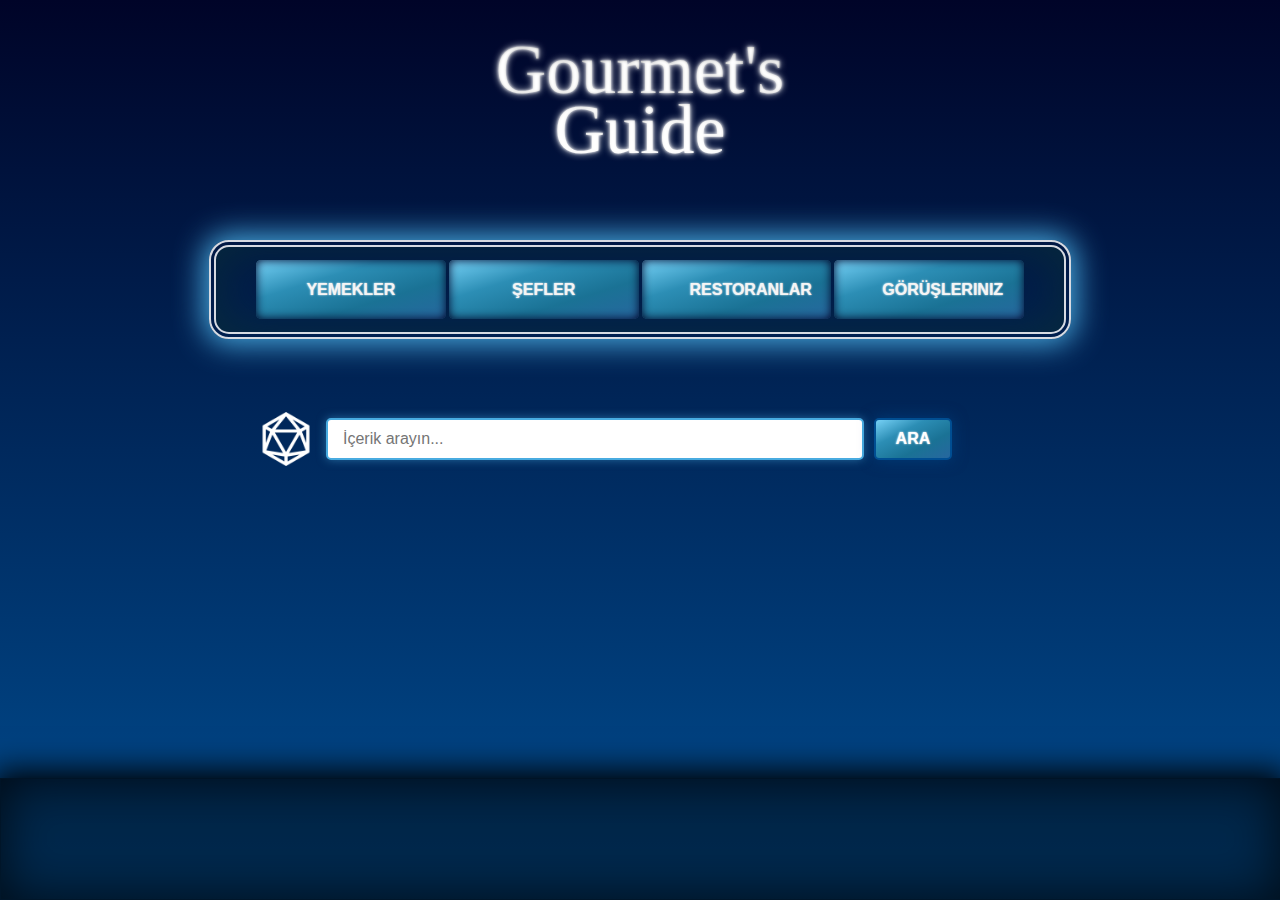
<file: index.html>
<html>
<head>
    <meta charset="UTF-8">
    <title>Gourmet's Guide</title>

<link rel="stylesheet" type="text/css" href="css/style.css">
</head>

<body>

<button class="to-main-button" onclick="location.href='index.html'"></button>
<p class = 'title'>Gourmet's Guide</p>




<div class="topMenu">
    <button class="topMenuButtons" onclick="location.href='foods.html'"><span>Yemekler</span></button>
    <button class="topMenuButtons" onclick="location.href='chefs.html'"><span>Şefler</span></button>
    <button class="topMenuButtons" onclick="location.href='restorants.html'"><span>Restoranlar</span></button>
    <button class="topMenuButtons" onclick="location.href='contact.html'"><span>Görüşleriniz</span></button>
</div>



<div class="search-bar" id="search">
    <form id="searchForm" onsubmit="return handleSearch(event)">
        <button type="button" id="dice-button" class="diceButton"><img src="images/d20.png" class="dice"></button>
        <input type="text" placeholder="İçerik arayın..." class="searchInput" id="search-input">
        <button type="submit" class="topMenuButtons searchButton"><span>Ara</span></button>
    </form>
</div>

<div class="bottomBox"></div>


<script src="scripts/scripts.js"></script>



</body>


</html>
</file>
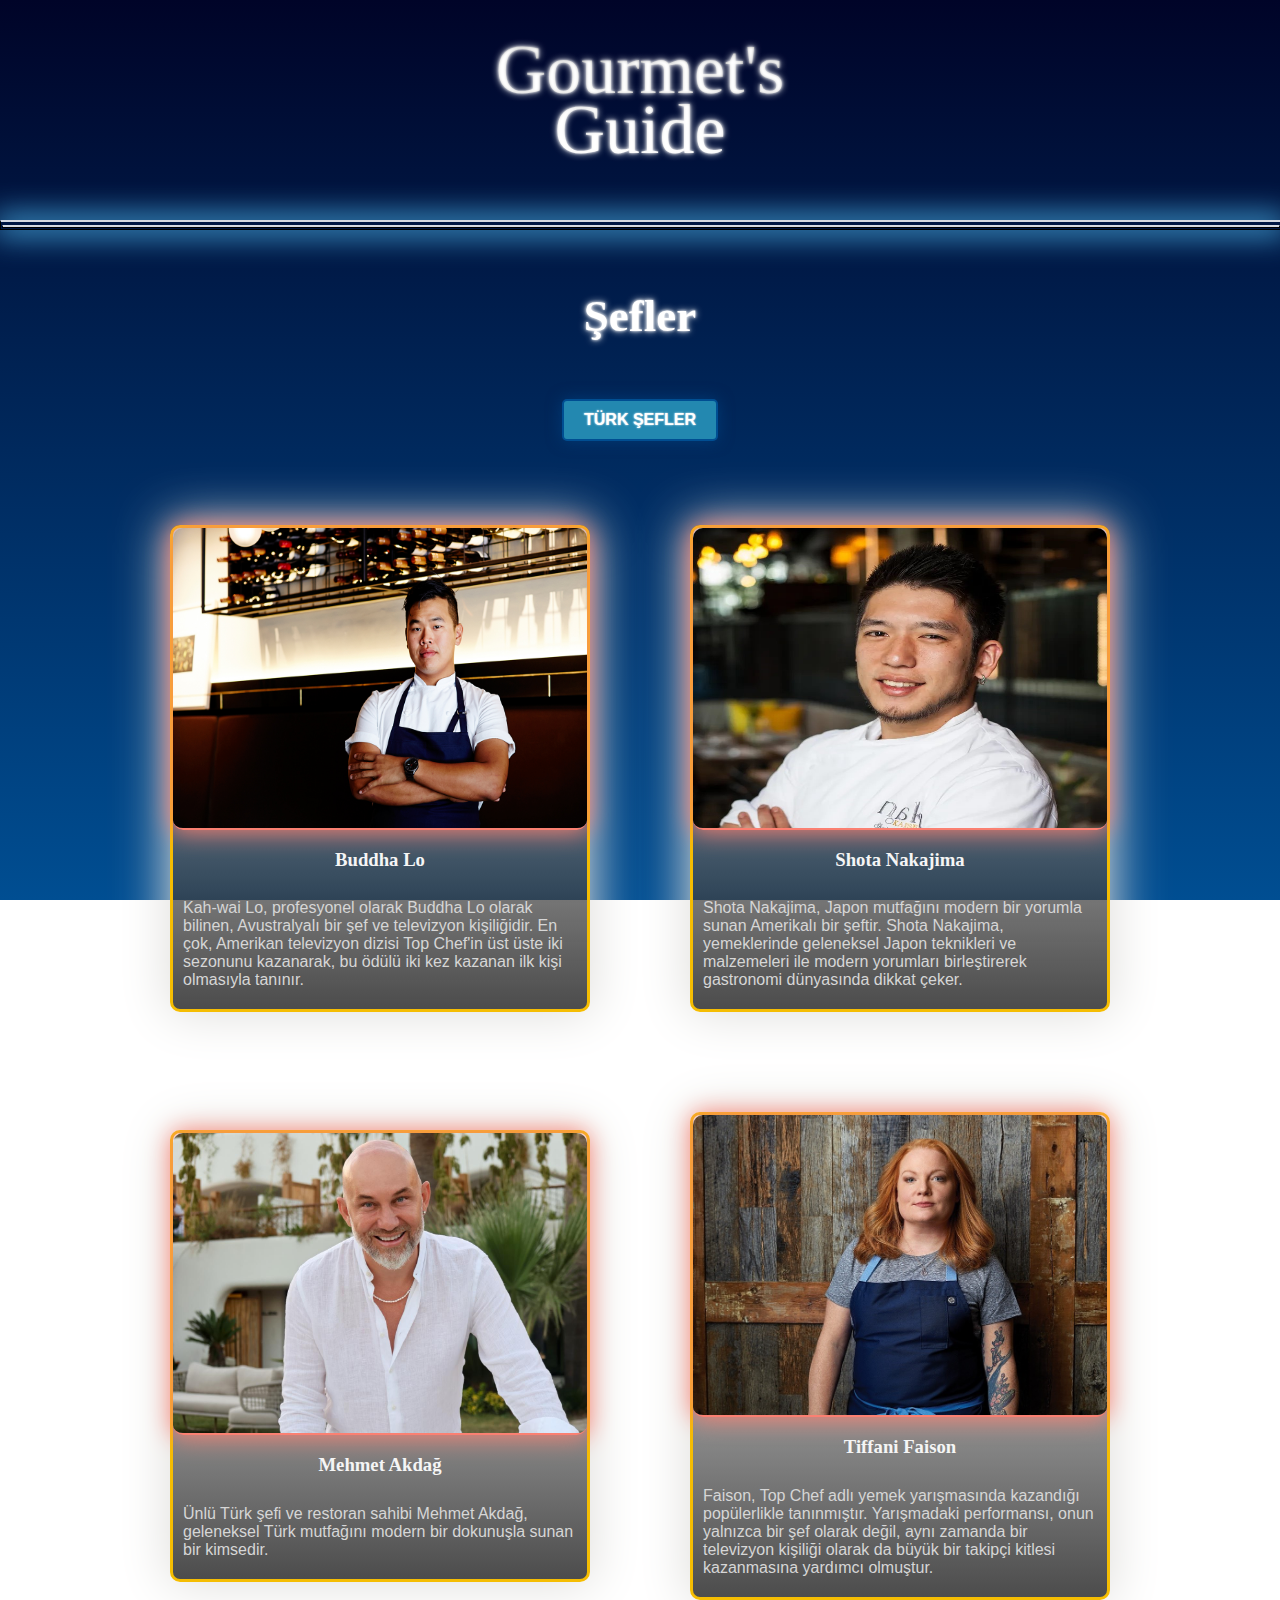
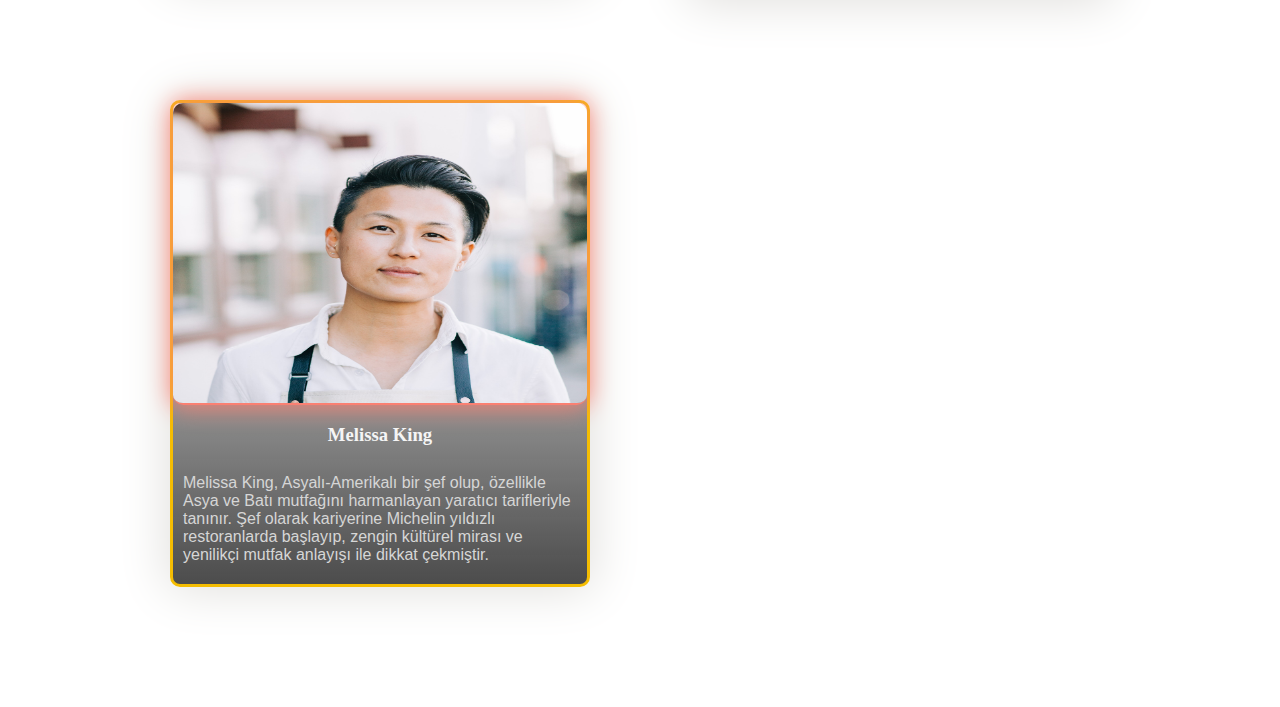
<file: chefs.html>
<html>
<head>
    <meta charset="UTF-8">
    <title>Gourmet's Guide</title>

<link rel="stylesheet" type="text/css" href="css/style.css">
</head>

<body>

<button class="to-main-button" onclick="location.href='index.html'"></button>
<p class = 'title'>Gourmet's Guide</p>
    


<div class ="dark-frame"></div>

<h1 class="foods-main-title">Şefler</h1>

<div class="foods-selection">
    <button class="topMenuButtons foods-selection-button" onclick="filterFoods('turks',this)">Türk Şefler</button>
</div>

<div class="foods-list">
    <!--turks,foreigners-->
    
    <a href="template/chef-template.html?id=1" style="text-decoration:none;">
        <div class="foods-item foreigners">
            <img src="images/chef1.jpg" alt="Şef 1" class="foods-image">
            <h3 class="foods-title">Buddha Lo</h3>
            <p class="foods-desp">Kah-wai Lo, profesyonel olarak Buddha Lo olarak bilinen, Avustralyalı bir şef ve televizyon kişiliğidir. En çok, Amerikan televizyon dizisi Top Chef'in üst üste iki sezonunu kazanarak, bu ödülü iki kez kazanan ilk kişi olmasıyla tanınır.</p>
        </div>
    </a>
    

    <a href="template/chef-template.html?id=2  " style="text-decoration:none;">
        <div class="foods-item">
            <img src="images/chef2.jpg" alt="Şef 2" class="foods-image">
            <h3 class="foods-title">Shota Nakajima</h3>
            <p class="foods-desp">Shota Nakajima, Japon mutfağını modern bir yorumla sunan Amerikalı bir şeftir. Shota Nakajima, yemeklerinde geleneksel Japon teknikleri ve malzemeleri ile modern yorumları birleştirerek gastronomi dünyasında dikkat çeker.</p>
        </div>
     </a>

 
     <a href="template/chef-template.html?id=3  " style="text-decoration:none;">
         <div class="foods-item turks">
             <img src="images/chef3.jpg" alt="Şef 3" class="foods-image">
             <h3 class="foods-title">Mehmet Akdağ</h3>
             <p class="foods-desp">Ünlü Türk şefi ve restoran sahibi Mehmet Akdağ, geleneksel Türk mutfağını modern bir dokunuşla sunan bir kimsedir.</p>
         </div>
      </a>
     
      <a href="template/chef-template.html?id=4" style="text-decoration:none;">
        <div class="foods-item foreigners">
            <img src="images/chef4.jpg" alt="Şef 4" class="foods-image" >
            <h3 class="foods-title">Tiffani Faison</h3>
            <p class="foods-desp">Faison, Top Chef adlı yemek yarışmasında kazandığı popülerlikle tanınmıştır. Yarışmadaki performansı, onun yalnızca bir şef olarak değil, aynı zamanda bir televizyon kişiliği olarak da büyük bir takipçi kitlesi kazanmasına yardımcı olmuştur.</p>
        </div>
     </a>
     
    
      <a href="template/chef-template.html?id=5  " style="text-decoration:none;">
         <div class="foods-item foreigners">
             <img src="images/chef5.jpg" alt="Şef 5" class="foods-image">
             <h3 class="foods-title">Melissa King</h3>
             <p class="foods-desp">Melissa King, Asyalı-Amerikalı bir şef olup, özellikle Asya ve Batı mutfağını harmanlayan yaratıcı tarifleriyle tanınır. Şef olarak kariyerine Michelin yıldızlı restoranlarda başlayıp, zengin kültürel mirası ve yenilikçi mutfak anlayışı ile dikkat çekmiştir.</p>
         </div>
      </a>
     
    
      
     
     

     <!-- YEMEK EKLEEEEEEE-->
 </div>
</div>


<script src="scripts/scripts.js"></script>


</body>


</html>
</file>
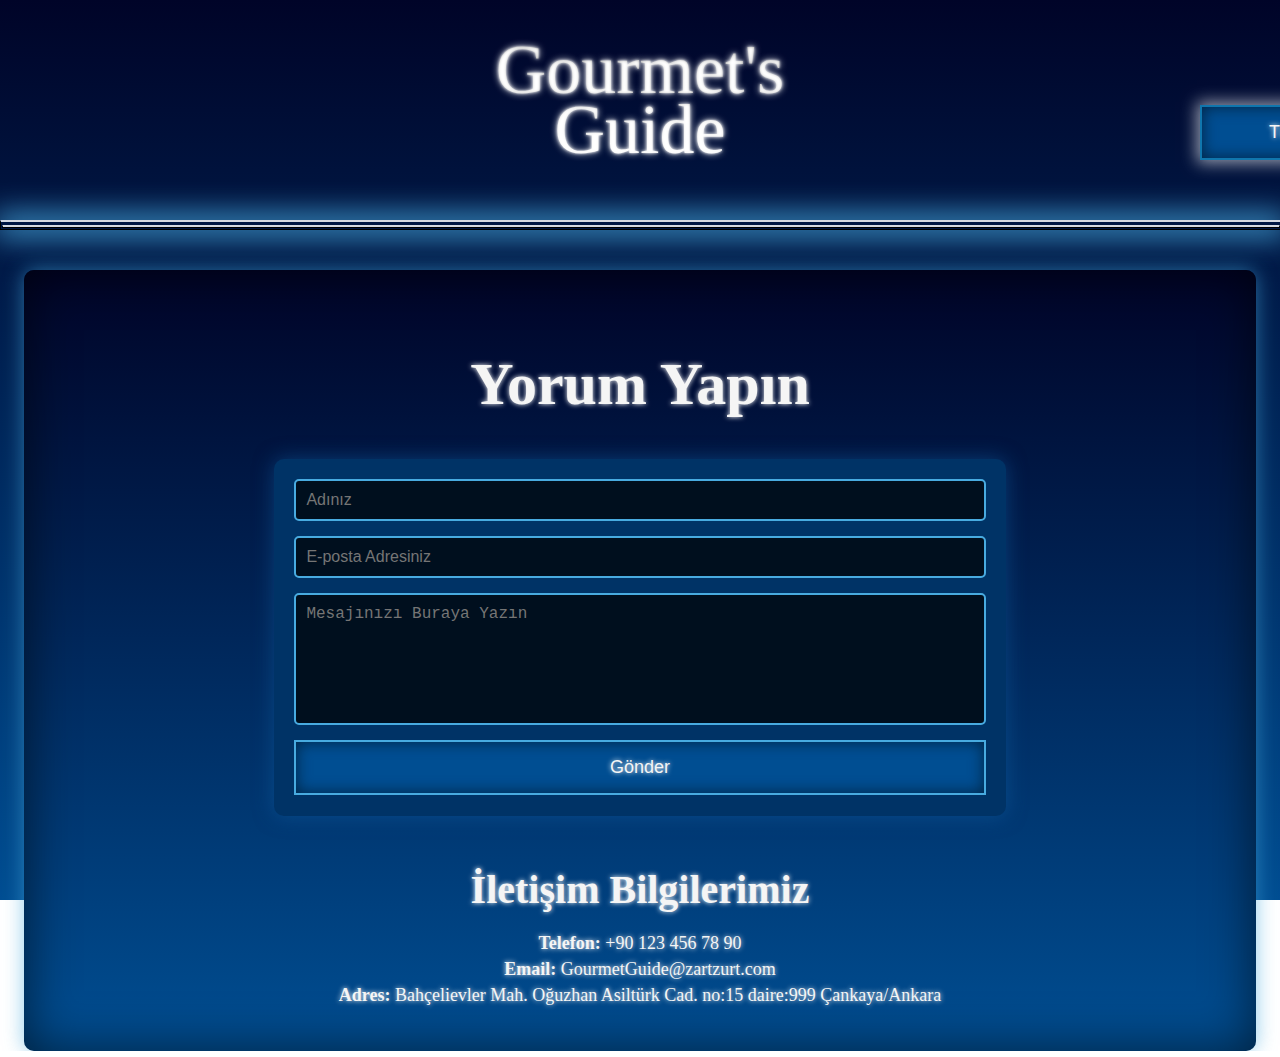
<file: contact.html>
<html >
<head>
    <meta charset="UTF-8">
    <title>Gourmet's Guide</title>
    <link rel="stylesheet" type="text/css" href="css/style.css">

    <script src="https://code.jquery.com/jquery-3.6.4.min.js"></script>
</head>

<body>

<button class="to-main-button" onclick="location.href='index.html'"></button>
<p class="title">Gourmet's Guide</p>

<button class="pre-contacts-button" onclick="location.href='php/view_contact.php'">Tüm Yorumlar</button>


<div class="dark-frame"></div>

<div class="contact-wrapper">
    <div class="contact-title-box">
        <h1 class="contact-title">Yorum Yapın</h1>
    </div>
    <div class="contact-form-container">
        <form id="contact-form" action="php/save_contact.php" method="POST" class="contact-form">
            <div class="contact-inputs">
                <input type="text" name="name" class="contact-input" placeholder="Adınız" required>
                <input type="email" name="email" class="contact-input" placeholder="E-posta Adresiniz" required>
                <textarea name="description" class="contact-input" placeholder="Mesajınızı Buraya Yazın" rows="6" required></textarea>
            </div>
            <button type="submit" class="submit-button">Gönder</button>
        </form>
    </div>
    <div class="contact-info">
        <h2 class="contact-info-title">İletişim Bilgilerimiz</h2>
        <p><strong>Telefon:</strong> +90 123 456 78 90</p>
        <p><strong>Email:</strong> GourmetGuide@zartzurt.com</p>
        <p><strong>Adres:</strong> Bahçelievler Mah. Oğuzhan Asiltürk Cad. no:15 daire:999 Çankaya/Ankara</p>
    </div>
</div>

<script>

    document.getElementById('contact-form').addEventListener('submit', function(e) {
        e.preventDefault(); 

      
        var formData = $(this).serialize(); 


        $.ajax({
            type: 'POST',
            url: 'php/save_contact.php',
            data: formData,
            success: function(response) {
               
                alert('Gönderiniz başarıyla alındı!');
            
                $('#contact-form')[0].reset();
            },
            error: function() {

                alert('Form gönderilirken bir hata oluştu.');
            }
        });
    });
</script>

</body>
</html>
</file>
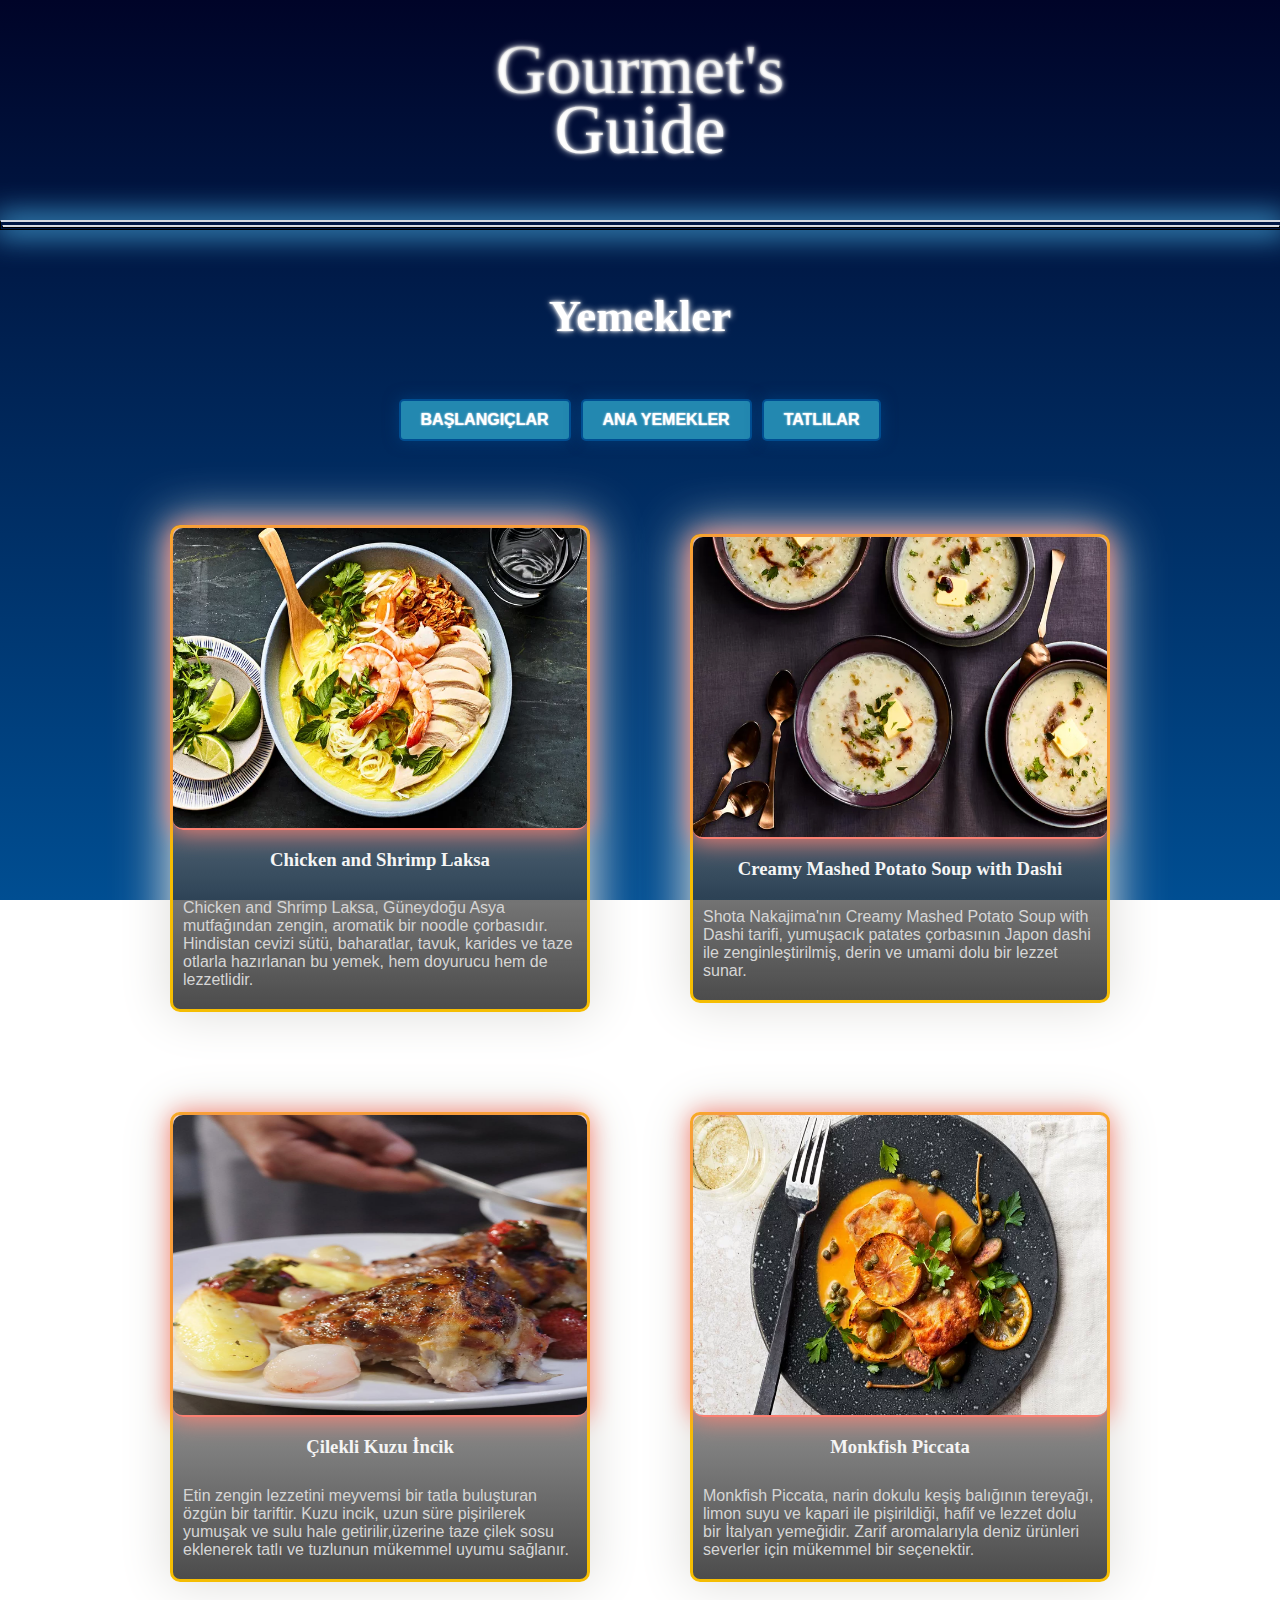
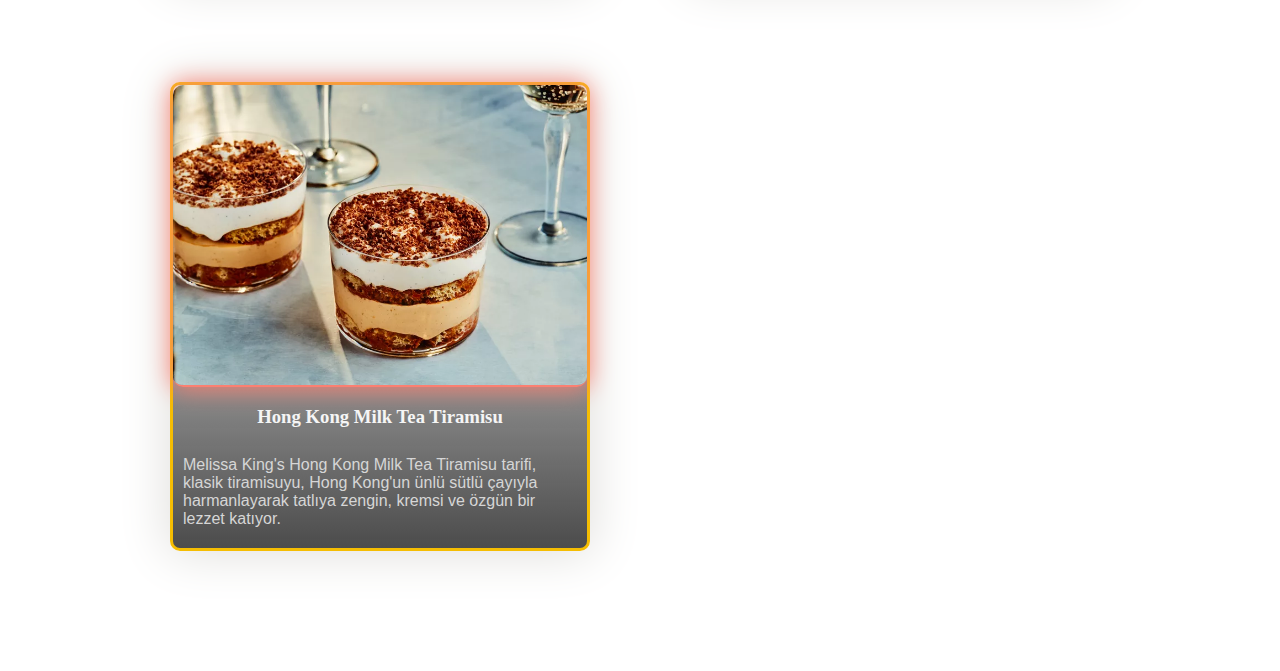
<file: foods.html>
<html>
<head>
    <meta charset="UTF-8">
    <title>Gourmet's Guide</title>

<link rel="stylesheet" type="text/css" href="css/style.css">
</head>

<body>

<button class="to-main-button" onclick="location.href='index.html'"></button>
<p class = 'title'>Gourmet's Guide</p>
    

<div class ="dark-frame"></div>




<div class="foods">
    <h1 class="foods-main-title">Yemekler</h1>
    <div class="foods-selection">
        
        <button class="topMenuButtons foods-selection-button" onclick="filterFoods('starters',this)">Başlangıçlar</button>
        
        
        <button class="topMenuButtons foods-selection-button" onclick="filterFoods('mains',this)">Ana Yemekler</button>
        <button class="topMenuButtons foods-selection-button" onclick="filterFoods('desserts',this)">Tatlılar</button>
    </div>


    <div class="foods-list">
       <!--starters,mains,desserts-->
        <a href="template/food-template.html?id=1" style="text-decoration:none;">
            <div class="foods-item mains">
                <img src="images/food1.jpg" alt="Yemek 1" class="foods-image">
                <h3 class="foods-title">Chicken and Shrimp Laksa</h3>
                <p class="foods-desp">Chicken and Shrimp Laksa, Güneydoğu Asya mutfağından zengin, aromatik bir noodle çorbasıdır. Hindistan cevizi sütü, baharatlar, tavuk, karides ve taze otlarla hazırlanan bu yemek, hem doyurucu hem de lezzetlidir.</p>
            </div>
        </a>
        
        <a href="template/food-template.html?id=2  " style="text-decoration:none;">
            <div class="foods-item starters">
                <img src="images/food2.jpg" alt="Yemek 2" class="foods-image">
                <h3 class="foods-title">Creamy Mashed Potato Soup with Dashi</h3>
                <p class="foods-desp">Shota Nakajima'nın Creamy Mashed Potato Soup with Dashi tarifi, yumuşacık patates çorbasının Japon dashi ile zenginleştirilmiş, derin ve umami dolu bir lezzet sunar.</p>
            </div>
         </a>
        

      
        <a href="template/food-template.html?id=3  " style="text-decoration:none;">
            <div class="foods-item mains">
                <img src="images/food3.jpg" alt="Yemek 3" class="foods-image">
                <h3 class="foods-title">Çilekli Kuzu İncik</h3>
                <p class="foods-desp">Etin zengin lezzetini meyvemsi bir tatla buluşturan özgün bir tariftir. Kuzu incik, uzun süre pişirilerek yumuşak ve sulu hale getirilir,üzerine taze çilek sosu eklenerek tatlı ve tuzlunun mükemmel uyumu sağlanır.</p>
            </div>
         </a>
        
         <a href="template/food-template.html?id=4" style="text-decoration:none;">
            <div class="foods-item mains">
                <img src="images/food4.jpg" alt="Yemek 4" class="foods-image" >
                <h3 class="foods-title">Monkfish Piccata</h3>
                <p class="foods-desp">Monkfish Piccata, narin dokulu keşiş balığının tereyağı, limon suyu ve kapari ile pişirildiği, hafif ve lezzet dolu bir İtalyan yemeğidir. Zarif aromalarıyla deniz ürünleri severler için mükemmel bir seçenektir.</p>
            </div>
        </a>
        
         
        
       
         <a href="template/food-template.html?id=5  " style="text-decoration:none;">
            <div class="foods-item desserts">
                <img src="images/food5.jpg" alt="Yemek 5" class="foods-image">
                <h3 class="foods-title">Hong Kong Milk Tea Tiramisu</h3>
                <p class="foods-desp">Melissa King's Hong Kong Milk Tea Tiramisu tarifi, klasik tiramisuyu, Hong Kong'un ünlü sütlü çayıyla harmanlayarak tatlıya zengin, kremsi ve özgün bir lezzet katıyor.</p>
            </div>
         </a>
        
       
         
        
        

        <!-- YEMEK EKLEEEEEEE-->
    </div>
</div>


<script src="scripts/scripts.js"></script>

</body>


</html>
</file>
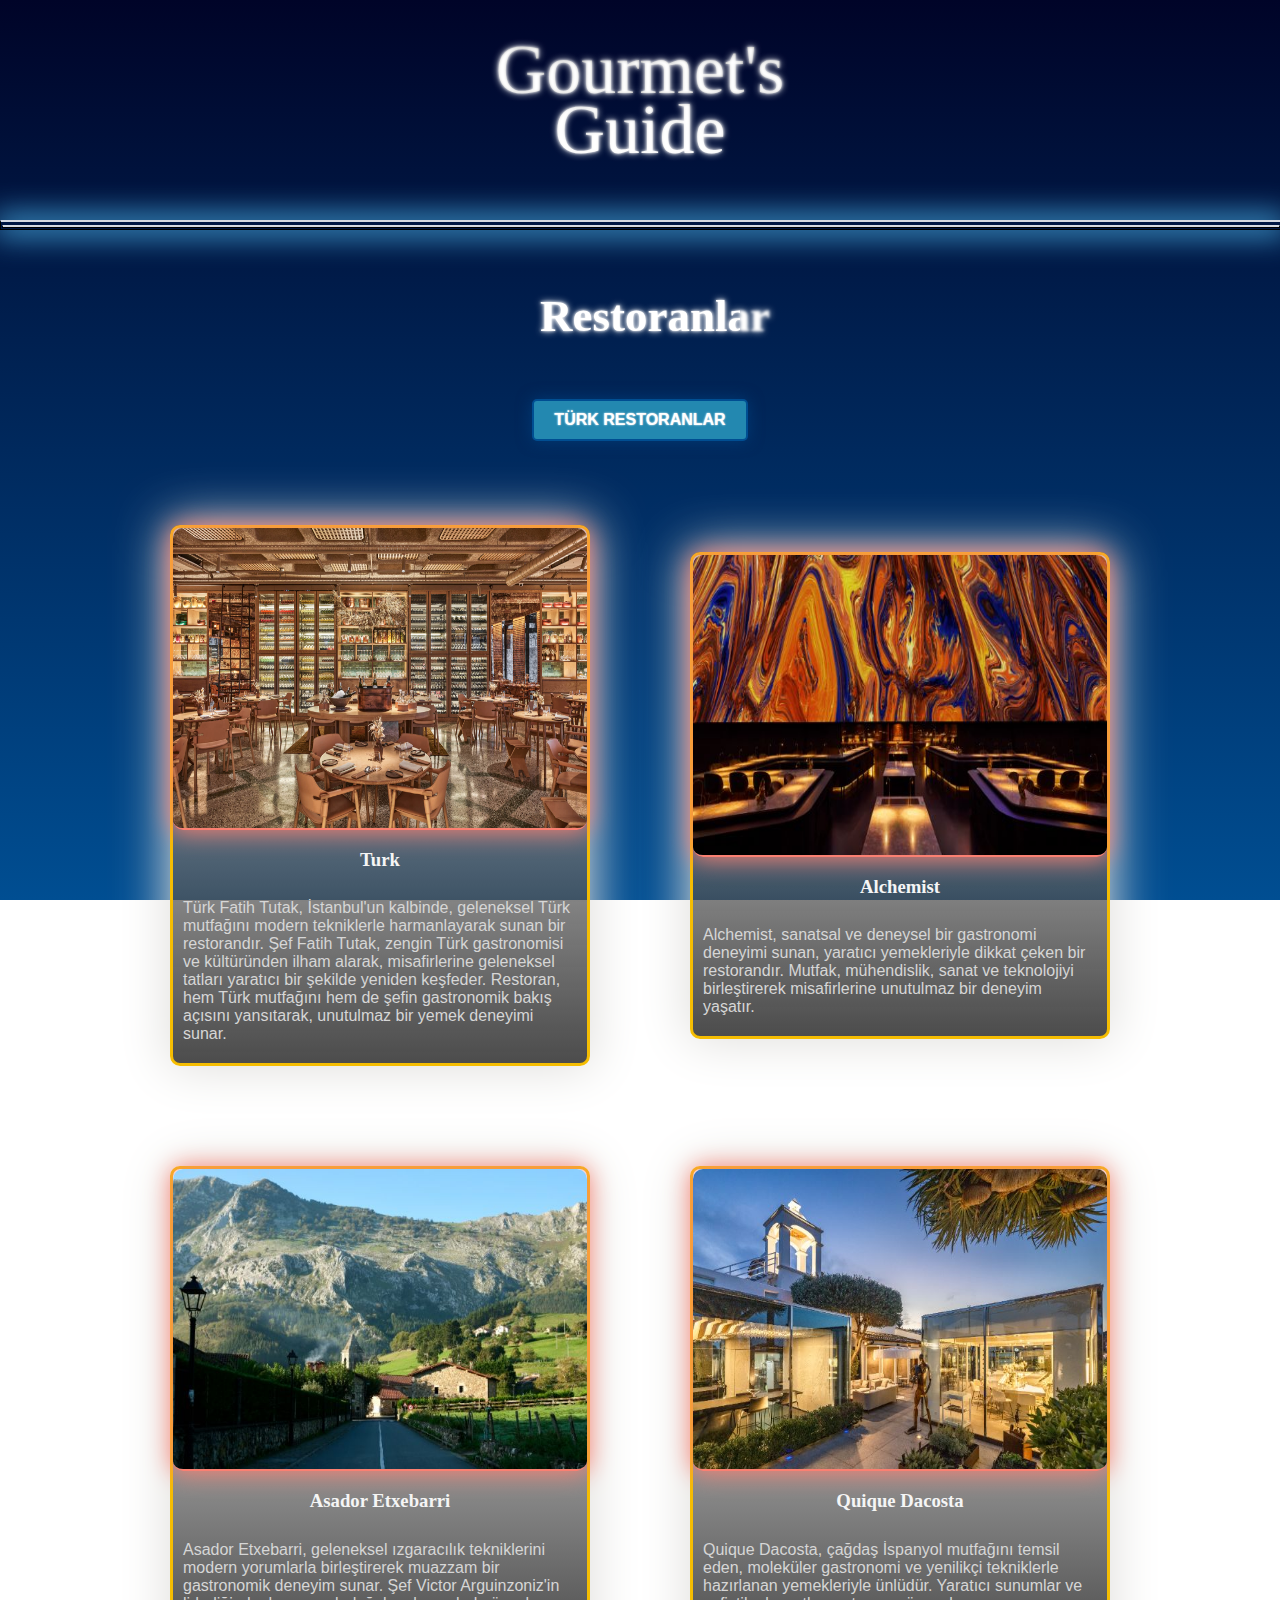
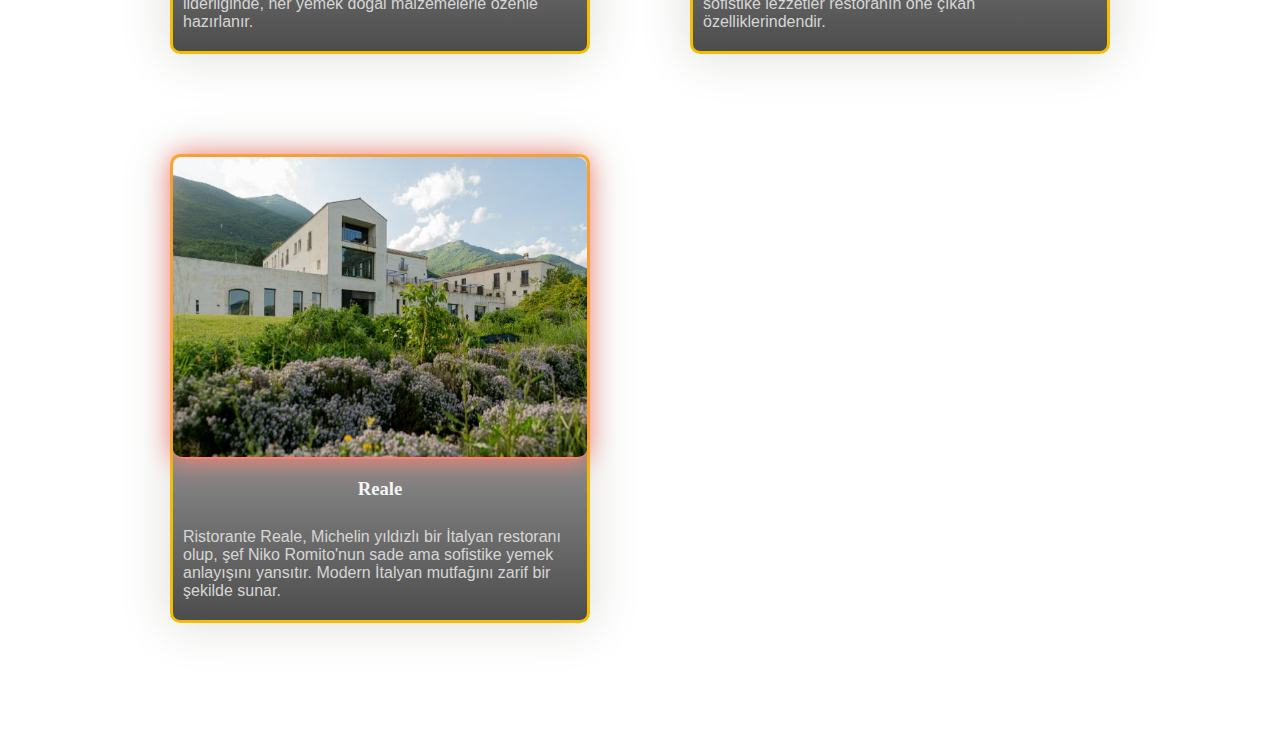
<file: restorants.html>
<html>
<head>
    <meta charset="UTF-8">
    <title>Gourmet's Guide</title>

<link rel="stylesheet" type="text/css" href="css/style.css">
</head>

<body>

<button class="to-main-button" onclick="location.href='index.html'"></button>
<p class = 'title'>Gourmet's Guide</p>  
    


<div class ="dark-frame"></div>

<h1 class="foods-main-title">Restoranlar</h1>

<div class="foods-selection">
    <button class="topMenuButtons foods-selection-button" onclick="filterFoods('turks',this)">Türk Restoranlar</button>
</div>

<div class="foods-list">
    <!--turks,foreigners-->
    
    <a href="template/restorant-template.html?id=1" style="text-decoration:none;">
        <div class="foods-item turks">
            <img src="images/restorant1.jpg" alt="Restoran 1" class="foods-image">
            <h3 class="foods-title">Turk</h3>
            <p class="foods-desp">Türk Fatih Tutak, İstanbul'un kalbinde, geleneksel Türk mutfağını modern tekniklerle harmanlayarak sunan bir restorandır. Şef Fatih Tutak, zengin Türk gastronomisi ve kültüründen ilham alarak, misafirlerine geleneksel tatları yaratıcı bir şekilde yeniden keşfeder. Restoran, hem Türk mutfağını hem de şefin gastronomik bakış açısını yansıtarak, unutulmaz bir yemek deneyimi sunar.

            </p>
        </div>
    </a>
    

    <a href="template/restorant-template.html?id=2  " style="text-decoration:none;">
        <div class="foods-item">
            <img src="images/restorant2.jpg" alt="Restoran 2" class="foods-image">
            <h3 class="foods-title">Alchemist</h3>
            <p class="foods-desp">Alchemist, sanatsal ve deneysel bir gastronomi deneyimi sunan, yaratıcı yemekleriyle dikkat çeken bir restorandır. Mutfak, mühendislik, sanat ve teknolojiyi birleştirerek misafirlerine unutulmaz bir deneyim yaşatır.</p>
        </div>
     </a>

 
     <a href="template/restorant-template.html?id=3  " style="text-decoration:none;">
         <div class="foods-item foreigners">
             <img src="images/restorant3.jpg" alt="Restoran 3" class="foods-image">
             <h3 class="foods-title">Asador Etxebarri</h3>
             <p class="foods-desp">Asador Etxebarri, geleneksel ızgaracılık tekniklerini modern yorumlarla birleştirerek muazzam bir gastronomik deneyim sunar. Şef Victor Arguinzoniz'in liderliğinde, her yemek doğal malzemelerle özenle hazırlanır.</p>
         </div>
      </a>
     
      <a href="template/restorant-template.html?id=4" style="text-decoration:none;">
        <div class="foods-item foreigners">
            <img src="images/restorant4.jpg" alt="Restoran 4" class="foods-image" >
            <h3 class="foods-title">Quique Dacosta</h3>
            <p class="foods-desp">Quique Dacosta, çağdaş İspanyol mutfağını temsil eden, moleküler gastronomi ve yenilikçi tekniklerle hazırlanan yemekleriyle ünlüdür. Yaratıcı sunumlar ve sofistike lezzetler restoranın öne çıkan özelliklerindendir.</p>
        </div>
     </a>
     
    
      <a href="template/restorant-template.html?id=5  " style="text-decoration:none;">
         <div class="foods-item foreigners">
             <img src="images/restorant5.jpg" alt="Restoran 5" class="foods-image">
             <h3 class="foods-title">Reale</h3>
             <p class="foods-desp">Ristorante Reale, Michelin yıldızlı bir İtalyan restoranı olup, şef Niko Romito'nun sade ama sofistike yemek anlayışını yansıtır. Modern İtalyan mutfağını zarif bir şekilde sunar.</p>
         </div>
      </a>
     
    
      
     
     


 </div>
</div>


<script src="scripts/scripts.js"></script>


</body>


</html>
</file>
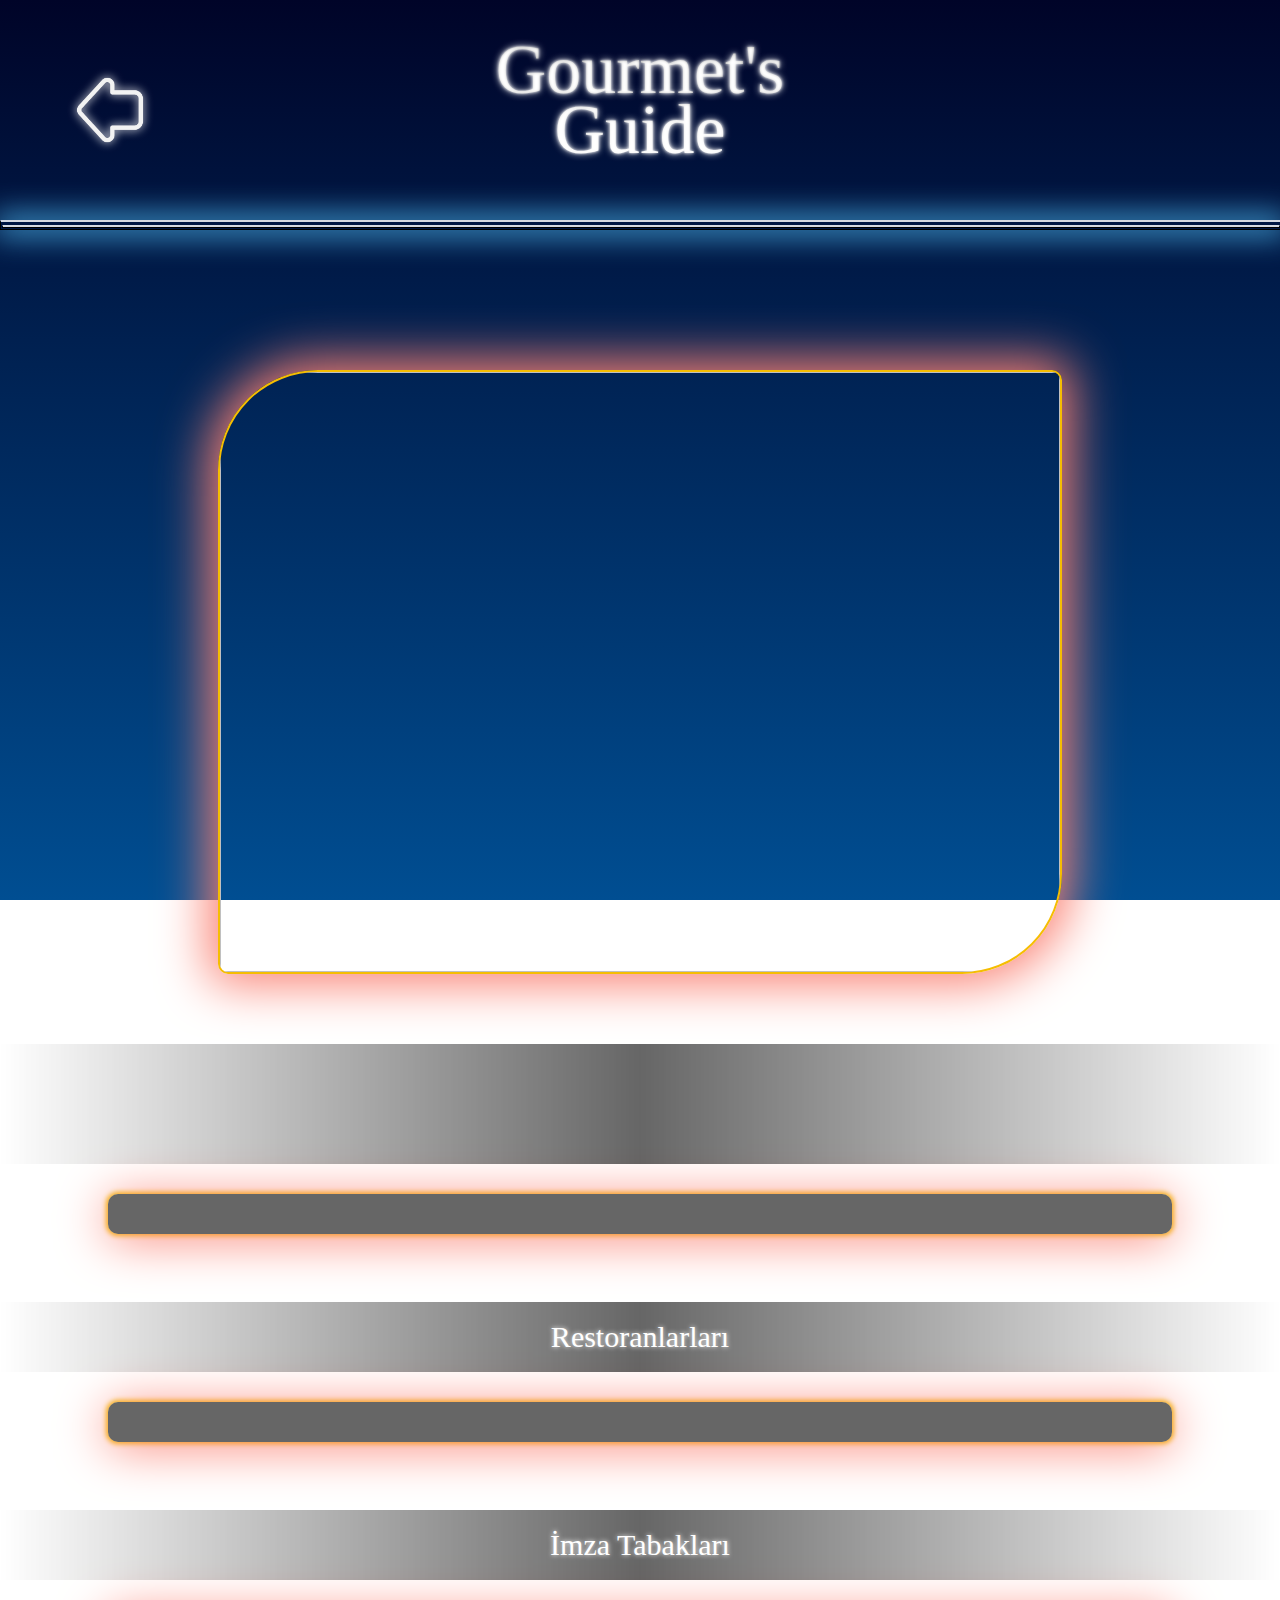
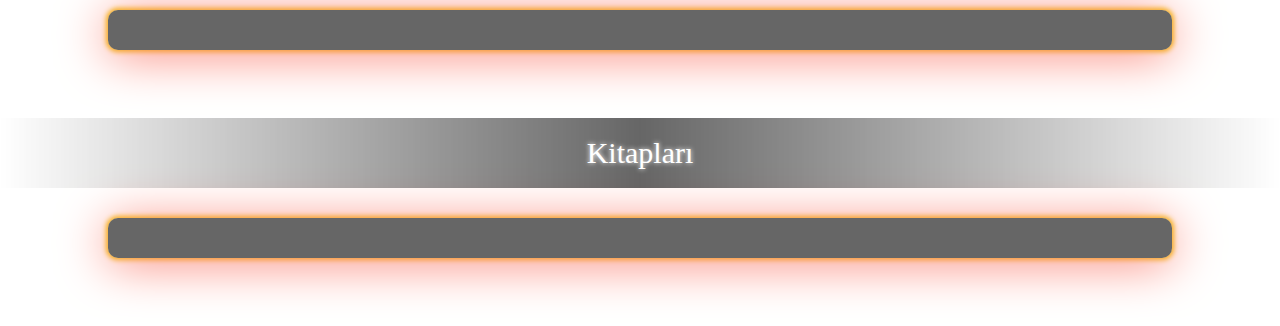
<file: template/chef-template.html>
<html>
    <head>
        <meta charset="UTF-8">
        <title>Chef Detayları</title>
        <link rel="stylesheet" type="text/css" href="../css/style.css">
    </head>
    <body>

        <button class="to-main-button" onclick="location.href='../index.html'"></button>
        <p class = 'title'>Gourmet's Guide</p>
        <a href="../chefs.html"><img src="../images/backArrow.png" class="template-back-arrow"></a>
        <div class ="dark-frame"></div>


        <img class="template-image">

        <div class="wrapper">
            <div class="template-title-box"></div>
            <div class="template-title"></div>
        </div>

        <p class="template-description"></p><br>


        <div class="mini-wrapper">
            <div class="mini-template-title-box"></div>
            <div class="mini-template-title">Restoranlarları</div>
        </div>
        <p class="template-description template-description-restorant"></p><br>

        <div class="mini-wrapper">
            <div class="mini-template-title-box"></div>
            <div class="mini-template-title">İmza Tabakları</div>
        </div>
        <p class="template-description template-description-sign-dish"></p><br>

        <div class="mini-wrapper">
            <div class="mini-template-title-box"></div>
            <div class="mini-template-title">Kitapları</div>
        </div>
        <p class="template-description template-description-book"></p><br>



    <script>

    const id = new URLSearchParams(window.location.search).get("id");//?id=1; => "1"

    const foods = {
            "1": {
                "title": "Buddha Lo",
                "image": "../images/chef1.jpg",
                "restorants": "Huso",
                "signature-dishes" : "Tom Yum Bisque, The Perfect Egg, Kabaklı Tatlı",
                "books" : "-",
                "description": "Buddha Lo, Avustralya'nın Port Douglas şehrinde doğup büyümüş bir şef. Yemek yapma tutkusunu, ailesinin işlettiği Çin restoranında geliştirdi. Liseden sonra, Melbourne'deki Le Cordon Bleu'de eğitim aldı ve şehrin en prestijli restoranlarından biri olan Vue de Monde'da çalıştı. Daha sonra kariyerine Londra'daki Gordon Ramsay Restoranı ve New York'taki Eleven Madison Park gibi dünyaca ünlü restoranlarda devam etti. Buddha, geniş bir yelpazede kazandığı deneyimlerle teknik becerilerini ve yaratıcılığını geliştirdi. Top Chef yarışmasında üst üste iki kez şampiyon olan Buddha, bu başarısıyla uluslararası alanda büyük bir tanınırlık kazandı. Teknik mükemmeliyeti, yenilikçi yaklaşımı ve ruh dolu tabaklarıyla dikkat çekiyor. Kariyerindeki bu başarıların temelini, farklı mutfak türlerinde çalışarak kazandığı zengin deneyimlere dayandırıyor."
            },
            "2": {
                "title": "Shota Nakajima",
                "image": "../images/chef2.jpg",
                "restorants": "Adana, Taku",
                "signature-dishes": "Creamy Mashed Potato Soup with Dashi, Karaage, Crispy Salmon Skin Salad",
                "books" : "-",
                "description": "Shota Nakajima, Japon mutfağının geleneksel lezzetlerini modern bir biçimde sunarak dünya çapında tanınan bir şeftir. Japonya'nın Osaka şehrinde doğmuş ve erken yaşlardan itibaren mutfakta çalışmaya başlamıştır. Japonya'da aldığı eğitim ve tecrübe, onu geleneksel mutfağın derinliklerine götürürken, Amerika'da geçirdiği yıllar onun mutfak anlayışını daha yaratıcı ve yenilikçi bir hale getirmiştir. Nakajima, Seattle'daki restoranı Adana ile büyük bir çıkış yakalamış, burada Japon malzemelerini kullanarak Batı mutfağıyla harmanlanmış özgün yemekler sunmuştur. Restoranı, hem Japon mutfağının sadelik ve zarafetini hem de Batı mutfağının özgürlük ve yenilikçi ruhunu barındırır. Shota Nakajima, yemeklerinde geleneksel Japon teknikleri ve malzemeleri ile modern yorumları birleştirerek gastronomi dünyasında dikkat çeker. Özellikle dashi (Japon et suyu), umami ve deniz ürünleri gibi Japon mutfağının temel unsurlarını Batı tarzı pişirme yöntemleriyle birleştirir. Bunun yanı sıra, taze ve doğal malzemelere olan tutkusuyla da tanınır. Shota Nakajima'nın tarzı, sadece yemeklere değil, aynı zamanda yemeklerin sunumuna da yansır. Yemeği bir sanat formu olarak gören Nakajima, estetik ve lezzeti birleştirerek misafirlerine görsel ve damak zevki açısından tatmin edici bir deneyim sunar."
            },
            "3": {
                "title": "Mehmet Akdağ",
                "image": "../images/chef3.jpg",
                "restorants": "7 Mehmet",
                "signature-dishes" : "Çilekli Kuzu İncik, Ali Nazik Kebabı, Fırınlanmış Beşamel Soslu Karnabahar",
                "books" : "-",
                "description": "7 Mehmet, ünlü Türk şefi ve restoran sahibi Mehmet Akdağ'ın liderliğinde, geleneksel Türk mutfağını modern bir dokunuşla sunan bir restoran zinciridir. Mehmet Akdağ, mutfak kariyerine genç yaşlarda başlamış ve yıllarca hem Türkiye'de hem de yurt dışında çeşitli prestijli restoranlarda çalışarak deneyim kazanmıştır. 7 Mehmet, Akdağ'ın uzun yıllar boyunca geliştirdiği mutfak bilgisi ve yeteneğiyle oluşturduğu bir marka haline gelmiştir. Restoran, özellikle Türk mutfağının geleneksel tariflerini modernize ederek ve Akdeniz'in taze malzemelerini kullanarak dikkat çekmektedir."
            },
            "4": {
                "title": "Tiffani Faison",
                "image": "../images/chef4.jpg",
                "restorants": "Sweet Cheeks Q, Tiffani Faison's El Gustavo's, Tiger Mama",
                "signature-dishes": "Monkfish Piccata, Barbekü ve Smoked Etler, Kızarmış Tavuk ve Waffle",
                "books" : "-",
                "description": "Tiffani Faison, 1970 doğumlu olup, mutfağa olan ilgisini genç yaşlarda keşfetmiştir. Boston'da büyüyen Faison, ilk başlarda sanat ve tasarım alanlarına ilgi duymuş, ancak sonrasında mutfağa olan tutkusunun peşinden gitmeye karar vermiştir. Culinary Institute of America'dan mezun olduktan sonra, mutfağındaki yeteneklerini geliştirmek amacıyla birçok prestijli restoran ve otelde çalıştı. Faison, Top Chef adlı yemek yarışmasında kazandığı popülerlikle tanınmıştır. Yarışmadaki performansı, onun yalnızca bir şef olarak değil, aynı zamanda bir televizyon kişiliği olarak da büyük bir takipçi kitlesi kazanmasına yardımcı olmuştur."
            },
            "5": {
                "title": "Melissa King",
                "image": "../images/chef5.jpg",
                "restorants": "M. King",
                "signature-dishes": "Hong Kong Milk Tea Tiramisu, Char Siu Pork Belly, Miso-glazed Black Cod",
                "books" : "-",
                "description": "Melissa King, Asyalı-Amerikalı bir şef olarak gastronomi dünyasında kendine sağlam bir yer edinmiştir. Los Angeles doğumlu olan King, Çinli ve Tayvanlı bir aileden gelmektedir. Mutfak kariyerine genç yaşlarda ilgi duymaya başlamış ve çeşitli prestijli restoranlarda çalışarak deneyim kazanmıştır. King, mutfağında geleneksel Asya yemeklerini Batı teknikleriyle harmanlayarak benzersiz bir stil yaratmıştır. Yaratıcılığı ve yenilikçi mutfak anlayışı sayesinde, yemeklerinde hem geleneksel hem de modern öğeleri birleştirerek her zaman farklı lezzetler sunar. Melissa King, şef olarak kariyerinin zirvesinde Michelin yıldızlı restoranlarda çalıştıktan sonra, kendi restoranında ve farklı mutfak projelerinde de adından sıkça sözettirmeye başlamıştır. Yemeklerinde taze malzemeler kullanmaya özen gösteren King, Asya mutfağını Batı'nın sofistike pişirme teknikleriyle birleştirerek, her bir yemeğigörsel ve lezzet açısından çarpıcı hale getirir. Şefin yaratıcı yaklaşımı, gastronomi dünyasında büyük beğeni kazanmıştır.Melissa King aynı zamanda televizyonda da tanınan bir isimdir. Top Chef gibi yemek yarışmalarında birincilik elde etmiş ve bu sayede geniş bir izleyici kitlesineulaşmıştır. King, televizyon dünyasında Asya mutfağını tanıtmanın yanı sıra, geleneksel yemekleri modernize etme yeteneğiyle de dikkat çekmiştir."
            }
    }

    //elementByID nin class versiyonu
    document.querySelector('.template-image').src = foods[id].image;
    document.querySelector('.template-title').textContent = foods[id].title;
    document.querySelector('.template-description').textContent = foods[id].description;
    document.querySelector('.template-description-restorant').textContent = foods[id].restorants;
    document.querySelector('.template-description-book').textContent = foods[id].books;
    document.querySelector('.template-description-sign-dish').textContent = foods[id]["signature-dishes"];


    </script>
        
    </body>
    </html>
</file>
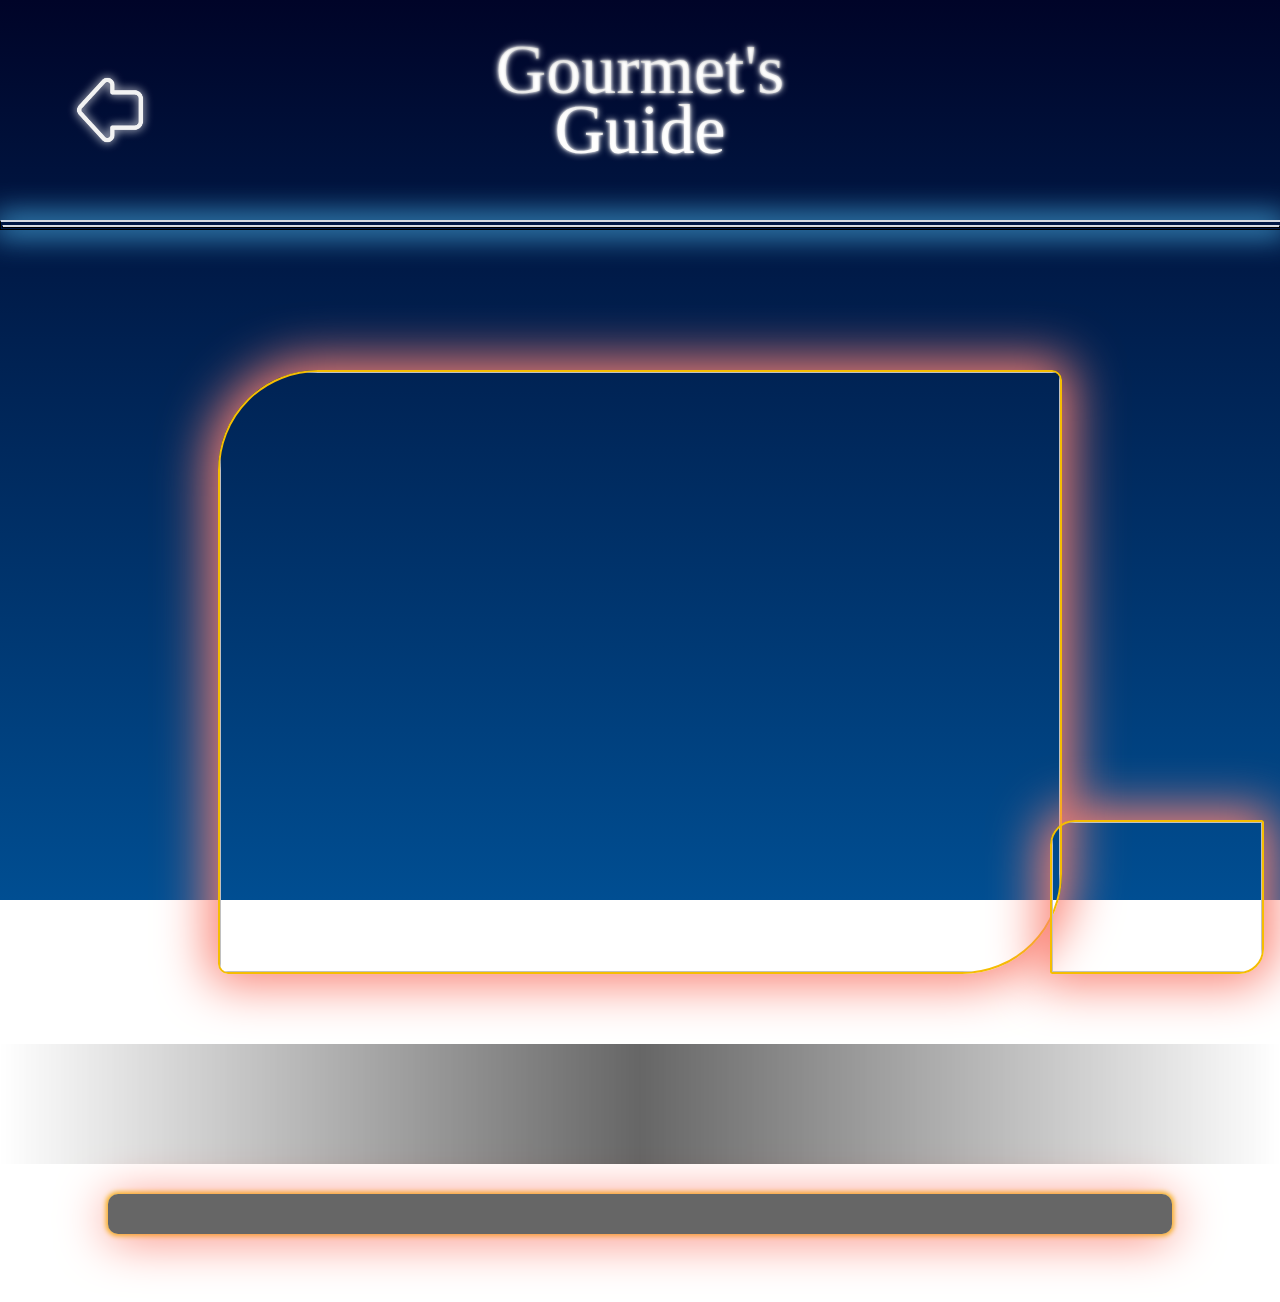
<file: template/food-template.html>
<html>
<head>
    <meta charset="UTF-8">
    <title>Yemek Detayları</title>
    <link rel="stylesheet" type="text/css" href="../css/style.css">
</head>
<body>

    <button class="to-main-button" onclick="location.href='../index.html'"></button>
    <p class = 'title'>Gourmet's Guide</p>
    <a href="../foods.html"><img src="../images/backArrow.png" class="template-back-arrow"></a>
    <div class ="dark-frame"></div>


    <div class="template-image-container">
        <img class="template-image">
        <a class="food-template-chef-link">
            <img class="food-template-chef-image">
        </a>
    </div>

    <div class="wrapper">
        <div class="template-title-box"></div>
        <div class="template-title"></div>
    </div>

    <p class="template-description"></p><br>


<script>

const id = new URLSearchParams(window.location.search).get("id");//?id=1; => "1"

const foods = {
        "1": {
            "title": "Chicken and Shrimp Laksa",
            "image": "../images/food1.jpg",
            "chef": "../images/chef1.jpg",
            "chef-href" : "chef-template.html?id=1",
            "description": "Buddha Lo'nun Chicken and Shrimp Laksa yemeği, geleneksel Malezya ve Singapur mutfaklarına ait lezzetli bir Asya çorbasıdır. Laksa, özellikle sıcak ve baharatlı tavuk, karides ve noodle karışımını barındıran, kremamsı ve yoğun bir çorba olarak bilinir. Buddha Lo'nun versiyonu, zengin hindistancevizi sütü bazlı bir çorba, baharatlı ve taze otlar ile harmanlanmış malzemeler içerir. Çorbanın içinde taze karidesler ve ince dilimlenmiş tavuk etleri bulunur. Bu etler, hafifçe sote edilip, derin lezzetler elde etmek için baharatlı bir karışıma batırılır. Noodles genellikle pirinç noodles (örme noodle) ya da buğday noodles kullanılarak hazırlanır. Ayrıca, bol miktarda limon otu, galangal (bir tür zencefil), kafir lime yaprakları ve acı biber gibi malzemelerle tatlandırılır. Laksa'nın sunumu, üzerine taze kişniş, yeşil soğan, kaymaklı yumurta dilimleri ve turşu gibi garnitürlerle yapılır. Hindistancevizi sütü çorbasının kremamsı yapısı, baharatların ve deniz ürünlerinin verdiği zengin lezzetle mükemmel bir denge oluşturur. Buddha Lo'nun bu tarifi, modern dokunuşlarla geleneksel Laksa'yı yeniden şekillendirerek, geleneksel lezzetleri çağdaş bir biçimde sunar. Hem ferahlatıcı hem de doyurucu olan bu yemek, hem Asya mutfağının zenginliğini hem de Batı damak tadını birleştirir."
        },
        "2": {
            "title": "Creamy Mashed Potato Soup with Dashi",
            "image": "../images/food2.jpg",
            "chef": "../images/chef2.jpg",
            "chef-href" : "chef-template.html?id=2",
            "description": "Shota Nakajima'nın Creamy Mashed Potato Soup with Dashi tarifi, geleneksel patates çorbasını Japon mutfağının özlerinden biri olan dashi ile birleştirerek sıradışı bir lezzet deneyimi sunar. Patates, çorbanın temelini oluşturan ana malzeme olarak, yumuşacık ve kremsi bir kıvama getirilir. Ancak bu klasik tarife farklılık katan, dashi'nin katkısıdır. Japon mutfağının vazgeçilmez bileşeni olan dashi, deniz yosunu, balık veya kuru malzemelerle hazırlanan bir et suyu olup, çorbaya zengin, umami dolu bir derinlik katar. Patatesin doğal yumuşak ve hafif tatlı dokusu, dashi'nin tuzlu ve ferahlatıcı notalarıyla mükemmel bir uyum yakalar. Bu çorba, hem hafif hem de doyurucu bir yemek sunar; geleneksel patates çorbasının bilinen lezzetini bambaşka bir seviyeye taşır. Shota Nakajima, bu tarifle sadece malzemelerin uyumunu değil, aynı zamanda Japon ve Batı mutfağının birleşiminden doğan yeni bir gastronomik anlayışı da keşfeder. Patatesin kremamsı yapısı ve dashi'nin yoğun, karakteristik lezzeti, bu çorbanın her lokmasını unutulmaz kılar. Hem evde yapılan yemeklere Japon dokunuşu eklemek isteyenler hem de farklı tatlar denemek isteyenler için harika bir seçenek olan bu çorba, kesinlikle damaklarda kalıcı bir iz bırakır."
        },
        "3": {
            "title": "Çilekli Kuzu İncik",
            "image": "../images/food3.jpg",
            "chef": "../images/chef3.jpg",
            "chef-href" : "chef-template.html?id=3",
            "description": "7 Mehmet'in Çilekli Kuzu İncik yemeği, geleneksel Türk mutfağının zenginliğini modern bir dokunuşla sunan özgün bir tariftir. Bu yemek, kuzu etinin yumuşacık ve lezzetli dokusuyla başlar. Kuzu incik, uzun süre düşük ısılarda pişirilerek etin tamamen yumuşaması sağlanır ve etin doğal zengin tadı ortaya çıkar. Ancak bu yemek, yalnızca etin lezzetiyle sınırlı kalmaz; taze çileklerin asidik ve tatlı aromasını etin üzerine ekleyerek tamamen yeni bir tat deneyimi yaratır. Çilek, genellikle tatlılarda kullanılsa da, bu yemekle birlikte tuzlu bir yemekle mükemmel bir uyum içinde kullanılır. Çileklerin doğal asidik yapısı, kuzu etinin ağır tadını dengeleyerek yemeğe hafiflik katar. Ayrıca, çilek sosunun etin üzerine dökülmesiyle elde edilen tatlı-tuzlu zıtlık, damaklarda unutulmaz bir iz bırakır. Yemeğin sunumu da bir o kadar dikkat çekicidir. Çileklerin taze ve canlı renkleri, yemeğe görsel açıdan da zarif bir dokunuş katar. Ayrıca, kuzu etinin yoğun lezzeti ve çilek sosunun ferahlatıcı etkisiyle bu yemek, her bir lokmada zengin bir tat yolculuğu sunar. 7 Mehmet'in Çilekli Kuzu İncik yemeği, geleneksel Türk mutfağına modern bir yorum katarak, alışılmadık ama son derece lezzetli bir deneyim sunar."
        },
        "4": {
            "title": "Monkfish Piccata",
            "image": "../images/food4.jpg",
            "chef": "../images/chef4.jpg",
            "chef-href" : "chef-template.html?id=4",
            "description": "Tiffani Faison'ın Monkfish Piccata yemeği, İtalyan mutfağından ilham alan, zarif ve lezzetli bir balık yemeğidir. Monkfish (deniz engereği), sert ve etli dokusu sayesinde genellikle tavuk gibi pişirilebilen bir balık türüdür ve bu tarife mükemmel bir şekilde uyum sağlar. Monkfish Piccata, geleneksel İtalyan piccata tarzında, balığın ince dilimlere kesilerek unla kaplanıp tavada kızartılmasından oluşur. Tiffani Faison bu yemeği zengin ve aromatik bir şekilde hazırlamak için, monkhfish dilimlerini zeytinyağında altın rengi olana kadar pişirir. Yemeğin temelini oluşturan 'piccata' sosu, limon suyu, beyaz şarap, kapari ve tereyağı içerir, bu da balığa asidik, hafif ekşimsi ve tuzlu bir lezzet katmaktadır. Sos, balığın üzerine dökülmeden önce, tavada kalan sosun içine, şarap ve limonla birlikte tereyağının erimesiyle yoğun bir kıvam elde edilir. Kapari ise yemeğe ekstra tuzluluk ve özgün bir aroma kazandırır. Yemeğin sunumu, genellikle taze otlar, ince dilimlenmiş limon dilimleri ve bazen bir parça roka ile yapılır. Monkfish Piccata, zengin sosu ve balığın mükemmel pişirilmesiyle hem hafif hem de doyurucu bir tat sunar. Tiffani Faison, bu tarifi, balık severler için ince bir İtalyan klasiği yaratırken, taze ve aromatik bileşenlerle yemeklerine modern bir dokunuş ekler. Yemeğin tamamlayıcı olarak yanında genellikle risotto ya da taze pişirilmiş sebzeler sunulabilir."
        },
        "5": {
            "title": "Hong Kong Milk Tea Tiramisu",
            "image": "../images/food5.jpg",
            "chef": "../images/chef5.jpg",
            "chef-href" : "chef-template.html?id=5",
            "description": "Melissa King’in Hong Kong Milk Tea Tiramisu tarifi, geleneksel İtalyan tatlısı tiramisuyu benzersiz bir şekilde yeniden yorumluyor. Tiramisu, klasik olarak kahve ve mascarpone peyniri ile yapılan bir tatlıdır, ancak Melissa King, bu geleneksel tarife Hong Kong'un ünlü sütlü çayını (milk tea) ekleyerek tatlıyı Asya mutfağının lezzetleriyle birleştiriyor. Hong Kong milk tea, siyah çay ve yoğun sütle yapılan, kremsi ve hafif tatlı bir içecektir. King, bu çayı tiramisunun içine entegre ederek tatlıya hem derinlik hem de egzotik bir aroma katıyor. Bu tarifi hazırlarken, geleneksel tiramisunun yumuşak yapısını korurken, Hong Kong milk tea’nin hafif acılığı ve sütlü kremamsı tadı, tatlıyı bambaşka bir boyuta taşır. Yumuşak ve kremsi mascarpone peyniri, sütlü çayın zenginliğiyle birleşerek, her bir lokmada tatlı ve hafif baharatlı bir deneyim sunar. Ladyfinger bisküvileri, Hong Kong milk tea’nin sıvısıyla ıslatılarak tatlıya özgün bir doku kazandırılır. Bu modern yorum, sadece lezzet açısından değil, aynı zamanda tatlıya yeni bir görsel cazibe katmaktadır. Melissa King’in Hong Kong Milk Tea Tiramisu tarifi, Asya mutfağından ilham alarak klasik İtalyan tatlısına modern bir dokunuş getirir. Hong Kong’un sütlü çayını, zengin ve kremamsı bir yapıyla birleştirerek, tatlıya derinlik ve taze bir dokunuş katmıştır. Bu tatlı, geleneksel ve modern tatların birleşimini arayanlar için harika bir seçenek olup, her biri tarafından beğenilecek bir lezzet sunar."
        }
}

//elementByID nin class versiyonu
document.querySelector('.template-image').src = foods[id].image;
document.querySelector('.food-template-chef-image').src = foods[id].chef;
document.querySelector('.food-template-chef-link').href = foods[id]["chef-href"];

document.querySelector('.template-title').textContent = foods[id].title;
document.querySelector('.template-description').textContent = foods[id].description;


</script>
    
</body>
</html>
</file>
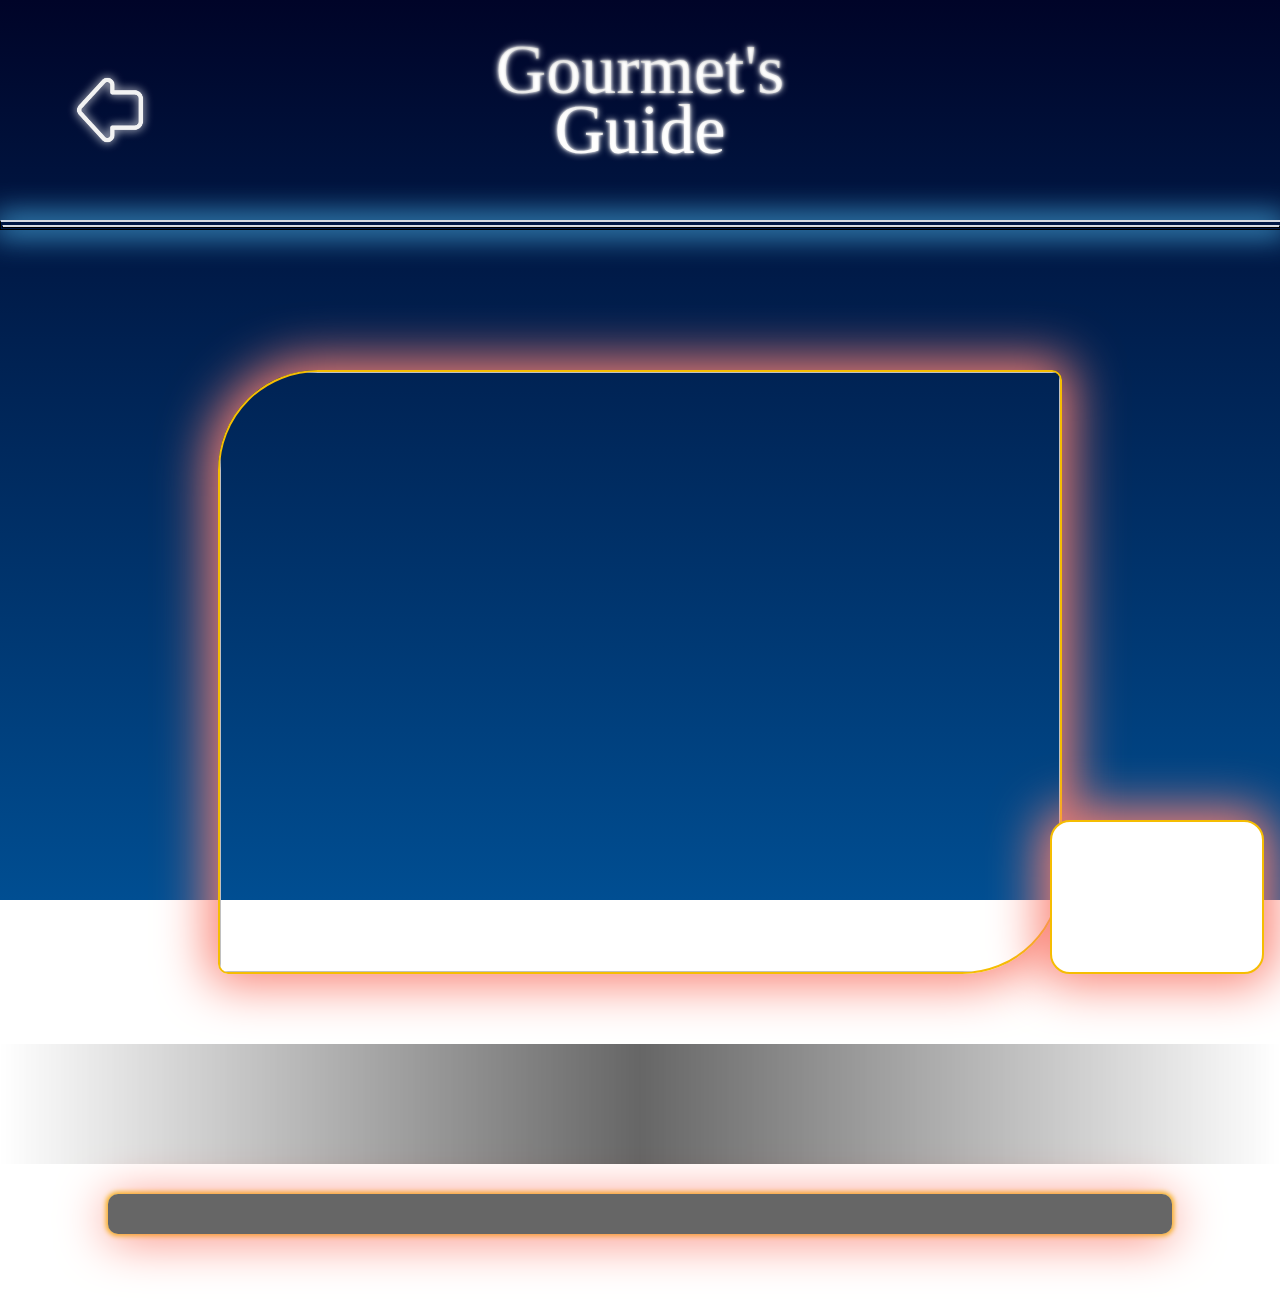
<file: template/restorant-template.html>
<html>
<head>
    <meta charset="UTF-8">
    <title>Yemek Detayları</title>
    <link rel="stylesheet" type="text/css" href="../css/style.css">
</head>
<body>

    <button class="to-main-button" onclick="location.href='../index.html'"></button>
    <p class = 'title'>Gourmet's Guide</p>
    <a href="../restorants.html"><img src="../images/backArrow.png" class="template-back-arrow"></a>
    <div class ="dark-frame"></div>


    <div class="template-image-container">
        <img class="template-image">

        
        <div class="template-map-container" style="background:#ffffff;webkit-border-radius:20px;-moz-border-radius: 20px;border-radius: 20px;margin:0 auto;overflow:hidden;">
            <iframe 
                class="template-map" 
                width= "100%"
                style="border:0;" 
                allowfullscreen="" 
                loading="lazy" 
                
                
                referrerpolicy="no-referrer-when-downgrade">    
            </iframe>
        </div>


        </a>
    </div>

    <div class="wrapper">
        <div class="template-title-box"></div>
        <div class="template-title"></div>
    </div>

    <p class="template-description"></p><br>



<script>

const id = new URLSearchParams(window.location.search).get("id");//?id=1; => "1"

const foods = {
        "1": {
            "title": "Turk",
            "image": "../images/restorant1.jpg",

            "map": "https://www.google.com/maps/embed?pb=!1m18!1m12!1m3!1d3008.4872021025635!2d28.975192375901102!3d41.05834187134355!2m3!1f0!2f0!3f0!3m2!1i1024!2i768!4f13.1!3m3!1m2!1s0x14cab7f6b0eaac85%3A0x99db1127dde8dc58!2sTURK%20FATIH%20TUTAK!5e0!3m2!1str!2str!4v1734983852541!5m2!1str!2str",
            "description": "İstanbul'un Türk Fatih Tutak restoranı, Türk mutfağını modern bir yorumla sunan, benzersiz bir gastronomik deneyim arayanlar için ideal bir mekandır. Şef Fatih Tutak, geleneksel Türk yemeklerini yenilikçi bir bakış açısıyla sunarak, her bir tabakta Türk mutfağının zenginliğini ve kültürel çeşitliliğini ortaya koyar. Türk restoranı, Türk mutfağının en iyi örneklerini, yerel malzemeler ve tekniklerle modernize ederek, misafirlerine hem tanıdık hem de yeni bir deneyim sunar. Restoran, Türk yemeklerinin klasik tariflerini yaratıcı bir şekilde yeniden yorumlar. Özellikle, tutkulu bir şekilde Türk mutfağının geleneksel tatlarını modern bir tarzda sunmak isteyen Fatih Tutak, her yemeği zarif bir şekilde hazırlayarak, lezzet ve sunum arasında mükemmel bir denge kurar. Restoranın menüsünde, Türk mutfağının en bilinen yemeklerinin yanı sıra, şefin özel dokunuşlarıyla yenilikçi tabaklar da bulunur. Türk Fatih Tutak, sadece bir restoran olmanın ötesinde, yemekleriyle misafirlerine bir kültür yolculuğu sunar. Zengin aromalar, taze ve kaliteli malzemelerle hazırlanmış yemekler, hem geleneksel hem de çağdaş tekniklerle bir araya gelir. Restoranın iç tasarımı da misafirlerine sıcak ve davetkar bir atmosfer sunar; hem modern hem de geleneksel ögeler bir arada harmanlanır. Bu restoran, Türk mutfağını keşfetmek isteyenler için, gastronominin sınırlarını zorlayan bir deneyim vadeder."
        },
        "2": {
            "title": "Alchemist",
            "image": "../images/restorant2.jpg",
      
            "map" : "https://www.google.com/maps/embed?pb=!1m18!1m12!1m3!1d2248.7109096555387!2d12.611114576771678!3d55.69401367306251!2m3!1f0!2f0!3f0!3m2!1i1024!2i768!4f13.1!3m3!1m2!1s0x465252f05656b119%3A0xae8379fe9221de7!2sAlchemist!5e0!3m2!1str!2str!4v1734984068518!5m2!1str!2str",
            "description": "Kopenhag'da bulunan Alchemist, gastronomiyi sadece bir yemek deneyimi olarak değil, aynı zamanda bir sanat formu olarak yeniden tanımlar. Şef Rasmus Munk tarafından yönetilen bu restoran, modern yemekleri sanatsal bir bakış açısıyla sunarak, yemeklerin her aşamasını izleyen bir hikaye haline getirir. Alchemist, bir restorandan beklediğinizin çok daha fazlasını sunar: Sadece lezzetli yemekler değil, aynı zamanda bir deneyim, duyulara hitap eden bir şov. Restoran, misafirlerini bir mutfak sahnesine davet eder. Her bir tabak, hem görsel hem de tat açısından özenle hazırlanır. Yemekler, modern teknolojiler ve moleküler gastronomi teknikleri kullanılarak yaratılır, bu sayede yemeği sadece tatmakla kalmaz, aynı zamanda bir sanat eseri olarak deneyimlersiniz. Alchemist'in menüsü, sıklıkla değişen ve şefin yaratıcılığını yansıtan bir yapıya sahiptir. Ayrıca, restoranın iç mekan tasarımı da bu deneyimi tamamlar; lüks ve çağdaş detaylarla bezeli, görsel olarak büyüleyici bir atmosfer sunar. Misafirler, her bir tabakta bir hikaye bulur ve Alchemist, gastronomiyi görsel sanattan psikolojik bir yolculuğa dönüştürür. Alchemist'in sunduğu deneyim, yemeğin ötesinde bir şeydir. Bu restoranda yemek, eğlence, sanat ve teknoloji bir arada sunulur. Yüksek kaliteli yemekler ve son derece yaratıcı bir yaklaşım sayesinde, Alchemist, sadece Danimarka'nın değil, tüm dünyanın gastronomi haritasında önemli bir yer edinmiştir."
        },
        "3": {
            "title": "Asador Etxebarri",
            "image": "../images/restorant3.jpg",
            "map" : "https://www.google.com/maps/embed?pb=!1m18!1m12!1m3!1d2912.4595217763795!2d-2.601044023988887!3d43.11587207113275!2m3!1f0!2f0!3f0!3m2!1i1024!2i768!4f13.1!3m3!1m2!1s0xd4fd2f2e829037f%3A0x2a92df5d5d965416!2sAsador%20Etxebarri!5e0!3m2!1str!2str!4v1734984163723!5m2!1str!2str",
            "description": "İspanya'nın Axpe köyünde yer alan Asador Etxebarri, geleneksel İspanyol ızgaracılık tekniklerini modern bir bakış açısıyla harmanlayan, etkileyici bir restoran deneyimi sunuyor. Victor Arguinzoniz tarafından yönetilen bu restoran, odun ateşinin gücünü kullanarak, lezzetleri doğallıkları ve basitlikleriyle en yüksek seviyeye taşır. Etxebarri, yemek pişirme konusunda minimal bir yaklaşım benimserken, kullanılan teknikler ve malzemelerle büyük bir etki yaratır. Restoranın öne çıkan özelliği, geleneksel İspanyol mangalı olan asadorda yemek pişirme yöntemidir. Etxebarri'nin mutfağında, her malzeme odun ateşiyle pişirilir ve bu, yemeklerin doğal tatlarının daha belirgin hale gelmesini sağlar. Mutfakta kullanılan her bir malzeme, yerel ve organik olup, bölgenin zengin topraklarından gelen taze ve kaliteli malzemelerle hazırlanır. Örneğin, etler ve deniz ürünleri, odun ateşinde pişirilerek eşsiz bir tat kazanır. Yemekler, basit ama lezzetli malzemelerle yapılan, zarif ve dikkatlice oluşturulmuş tabaklardan oluşur. Etxebarri'nin başarısının anahtarı, mutfak tekniklerinin yanı sıra, şefin malzemeye duyduğu saygıdır. Her yemek, sabırla ve özenle hazırlanır, lezzetlerin birbirini tamamlaması sağlanır. Asador Etxebarri, gastronomi dünyasında büyük takdir gören, yenilikçi ve sofistike bir yemek deneyimi sunar. Sadece yemek değil, aynı zamanda mutfak kültürünün ve bölgenin geleneklerinin bir kutlamasıdır."
        },
        "4": {
            "title": "Quique Dacosta",
            "image": "../images/restorant4.jpg",
            "map" : "https://www.google.com/maps/embed?pb=!1m18!1m12!1m3!1d3107.070544947729!2d0.0826163757880935!3d38.85374217173333!2m3!1f0!2f0!3f0!3m2!1i1024!2i768!4f13.1!3m3!1m2!1s0x129e1b1950b35853%3A0xc60b3a7380b57f7e!2sRestaurant%20Quique%20Dacosta!5e0!3m2!1str!2str!4v1734984219439!5m2!1str!2str",
            "description": "İspanya'nın Denia kasabasında bulunan Restaurant Quique Dacosta, Quique Dacosta tarafından yönetilen, çağdaş İspanyol mutfağını modernize eden bir gastronomi cennetidir. Bu restoran, moleküler gastronomi ve geleneksel İspanyol tatlarını bir araya getirerek, misafirlerine eşsiz bir yemek deneyimi sunar. Restoran, sanatı ve yemekleri birleştiren, her tabakta farklı bir hikaye anlatan bir yerdir. Quique Dacosta'nın mutfağı, gastronominin sınırlarını zorlamakla kalmaz, aynı zamanda yenilikçi tekniklerle hazırlanan yemeklerle misafirlere farklı bir bakış açısı sunar. Menüdeki her yemek, bir gastronomik yolculuktur ve her tabak, bilimsel bir hassasiyetle hazırlanır. Bu restoran, modern İspanyol mutfağının en parlak örneklerinden birini sunar ve moleküler gastronomi tekniklerini, geleneksel İspanyol lezzetleriyle birleştirerek, oldukça yaratıcı bir menü oluşturur. Dacosta'nın yemekleri sadece tat değil, görsel bir deneyim de sunar. Yemeklerin her bir detayı, bir sanat eseri gibi tasarlanmıştır. İleri düzey teknikler kullanılarak hazırlanan yemekler, mükemmel bir şekilde sunulur ve her bir tabak, restoranın sanatsal atmosferine uyum sağlar. Quique Dacosta, sadece yemekleriyle değil, şefin felsefesiyle de tanınır. Şef, her tabakta doğal malzemelerin özünü çıkarırken, yemeklerin tarihsel ve kültürel bağlamını da göz önünde bulundurur."
        },
        "5": {
            "title": "Reale",
            "image": "../images/restorant5.jpg",
            "map" : "https://www.google.com/maps/embed?pb=!1m18!1m12!1m3!1d637572.0972604629!2d13.650593202814594!3d42.070205937526254!2m3!1f0!2f0!3f0!3m2!1i1024!2i768!4f13.1!3m3!1m2!1s0x13307a6fd5471c9f%3A0xd7960e0f6a06454a!2sRistorante%20Reale!5e0!3m2!1str!2str!4v1734984287032!5m2!1str!2str",
            "description": "İtalya'nın Castel di Sangro kasabasında bulunan Ristorante Reale, Niko Romito tarafından yönetilen Michelin yıldızlı bir restorandır. Bu restoran, İtalyan mutfağının sadeliğini ve zarafetini modern tekniklerle birleştirir. Niko Romito'nun yaklaşımı, geleneksel İtalyan yemeklerini minimalist bir şekilde sunmak ve yemeklerin doğallığını ve özünü ortaya koymaktır. Bu restoran, yüksek kaliteli malzemelerle yapılan zarif yemekler sunar ve her bir tabak, sofistike bir gastronomik deneyim sunar. Ristorante Reale, sade ve zarif bir mutfak sunmakla kalmaz, aynı zamanda her tabakta yemeğin özüne sadık kalarak, geleneksel İtalyan lezzetlerini modern bir yorumla misafirlere sunar. Romito'nun mutfağında kullanılan teknikler, geleneksel İtalyan yemeklerinin sınırlarını genişletir ve her bir yemek, doğal malzemelerin en yüksek potansiyeline ulaşmasını sağlar. Restoran, minimalizmi benimseyerek, her bir yemekle sadeliği ve zarafeti ön plana çıkarır. Niko Romito, sadece yemeklerin lezzetini değil, aynı zamanda yemeklerin sunumunu ve deneyimini de düşünerek, misafirlere unutulmaz bir gastronomik yolculuk sunar. Ristorante Reale, sadece bir yemek değil, bir sanat formudur. Bu restoran, gastronomi dünyasında benzersiz bir yere sahip olup, İtalyan mutfağının modern yorumlarıyla dünyadaki en prestijli mutfaklardan biri haline gelmiştir."
        }
}

//elementByID nin class versiyonu
document.querySelector('.template-image').src = foods[id].image;

document.querySelector('.template-title').textContent = foods[id].title;
document.querySelector('.template-description').textContent = foods[id].description;

document.querySelector('.template-map').src = foods[id].map;



</script>
    
</body>
</html>
</file>
<file: css/style.css>
body {
    background: linear-gradient(to bottom, #000428,#004e92);
    height: 100vh;
    margin: 0;
    position: relative;
    background-attachment: fixed;
}

.bottomBox{
  position: absolute;
  border: 1px solid #00000075;
  background:#00000075;
  left: 0px;
  bottom: 0px;
  width: 99.9%;
  height: 120px;
  box-shadow: 0 0 30px 7px #000000,0 0 50px 2px #000000b1 inset;  
}

.title {
    width: 400px;
    height: 120px;
    line-height: 60px; 
    background: linear-gradient(to bottom, #464646, #ffffff);
    -webkit-background-clip: text;
    -webkit-text-fill-color: transparent;
    font-size: 70px;
    text-align: center;
    margin: 0 auto; 
    padding-top: 40px; 
    padding-bottom: 10px; 
    text-shadow: 0 0 3px #ffffff, 0 0 7px #ffffff;
    cursor: pointer;
}

.to-main-button{
  position: absolute;
  width: 400px;
  height: 120px;
  top:40;
  right: 559.600px;
  border: none;
  background: none;
  cursor: pointer;
}


.topMenu{
    width: 60%;
    height: 5px;
    border: 7px solid rgba(255, 255, 255, 0.838);
    border-style: double;
    box-shadow: 0 0 30px 5px #48abe0,0 0 50px 2px #072a3c inset;  
    border-radius: 20px;
    padding: 40px;
    margin: 70px auto;
    display: flex;
    flex-direction: row;
    align-items: center;
    justify-content: center;  
    gap: 3px;
}

/* postion: relative -> kutu içinde left right bottom top şeklinde gezdirilebilir ve orijinal yeri varmış gibi kabul edilir  */
/* postion: absolute -> kutu içinde left right bottom top şeklinde gezdirilebilir ve orijinal yeri yok olmuştur, atasına göre yerleşir  */
/*https://www.youtube.com/watch?v=VvhvLK2gHjg  */

 /* hover effecti ana tema*/
.topMenuButtons {
    width: 60%;
    position: relative; /* psudo elementlerin yerleştirilmesi için temel (absolutelar buna bağlanır)*/
    display: inline-block; /* metinin blok gibi davranamsını sağlar*/  
    padding: 1.3rem 3rem;/* metin kenar arası boşluk */
    font-size: 16px;

    color: whitesmoke;
    text-shadow: 0 0 2px #ffffff;
  

    background: linear-gradient(to bottom right,#76d1f6, #2c8eb5,#1a7295,#27679f);


    border: none;
    border-radius: 5px;
    cursor: pointer;/* mouse hoverda iken mouseun ikonunu değiştirir*/

    overflow: hidden; /* psudo elementleri buttonun dışında görünmez yapar (önemli bu)*/
    
    text-transform: uppercase;
    font-weight: bold;
    box-shadow:0 0 10px #000428 inset;
  }
  
  /* hover effecti sol kenar*/
  .topMenuButtons span::before {
    content: ""; /* psudo elemanlar varsayılan olarak görünmezdir (bunun içine eleman koyarasn çubukla birlikte uzar) */ 
    position: absolute;
    bottom: 0;
    left: 0;/* sol ve alta 0px yakın olacak(birleşir) şekild yerleşir   */
    height: 0%;
    width: 2.2px;
    background-color:white;
    transition: height 500ms ease-in-out; /* heightın %0dan %100e 0.5s sürer  */
    
  }
   /* hover effecti sağ kenar*/
  .topMenuButtons span::after {
    content: "";
    position: absolute;
    top: 0;
    right: 0;
    height: 0%;
    width: 2.2px;
    background-color: white;
    transition: height 0.5s ease-in-out;
    
  }
   /* hover effecti alt kenar*/
  .topMenuButtons::before { 
    content: "";
    position: absolute;
    left: 0;
    bottom: 0;
    height: 2px;
    width: 100%;
    background-color: white;
    transform: translateX(105%);/* çizgi başta solda oluşuyor ama kadrajdan çıkık oluyor o yüzden 105*/
    transition: transform 0.5s ease-in-out;
    
  }
   /* hover effecti üst kenar*/
  .topMenuButtons::after {
    content: "";
    position: absolute;
    right: 0;
    top: 0;
    height: 3px;
    width: 100%;
    background-color: white;
    transform: translateX(-105%);
    transition: transform 0.5s ease-in-out;
    
  }
  
  .topMenuButtons:hover{
    background: #00466e;
    transition: background-color  0.6s;
  }
    /* hover effecti uygulandığında*/
  .topMenuButtons:hover::after,
  .topMenuButtons:hover::before {
    transform: translateX(0);   /* 0 konumuna getiriyor*/
  }
    /* hover effecti uygulandığında*/
  .topMenuButtons:hover span::before,
  .topMenuButtons:hover span::after {
    height: 100%;    /* heightı 100 yapıyo*/
  }



  /* Search bar ve input için temel stil */
.dice{
  width: 90%;
  border: none;
  border-radius: 5px;
  transition: transform 0.5s ease-in-out;
  filter:invert(1);
  position: absolute;
  cursor: pointer;
  
} 

.dice:hover{
  transform: rotateZ(90deg);
}

.diceButton{
  background: none;
  border: none;
  width: 60px;
  height: 60px;
  position: relative;
  display: flex; 
  align-items: center;
  justify-content: center
  
}


.search-bar {
  width: 60%;   
  margin: 30px auto;
  display: flex;
  justify-content: center;
  align-items: center;
  gap: 10px;
}

.searchInput {
  width: 70%;
  padding: 10px 15px;
  font-size: 16px;
  border: 2px solid #48abe0;
  border-radius: 5px;
  box-shadow: 0 0 10px rgba(72, 171, 224, 0.5);
  outline: none;
  transition: border-color 0.3s, box-shadow 0.3s;
}

.searchInput:focus {
  border-color: #004e92;
  box-shadow: 0 0 15px rgba(0, 78, 146, 0.7);
}

/* Search button: topMenuButtons özelliklerini temel alarak eklemeler */
.topMenuButtons.searchButton {
  width: auto; /* Buton genişliği içeriğe göre ayarlanır */
  padding: 10px 20px; /* Daha küçük padding */
  font-size: 16px; /* Yazı boyutu optimize edildi */
  background-color: #2388b0; /* Özel renk */
  color: white; /* Yazı rengi */
  border: 2px solid #004e92; /* Butona kenarlık ekledik */
  box-shadow: 0 0 15px rgba(0, 78, 146, 0.5); /* Hafif bir gölge */
  margin-left: 0;
}

.topMenuButtons.searchButton:hover {
  background-color: #003366; /* Hover rengi */
  border-color: #003366; /* Hover anında kenarlık rengi */
  transition: all 0.4s ease;
}


.dark-frame{
  position: absolute;
  top: 220px;
  left: 0px;
  width: 99.7%;
  border-top: 7px solid rgba(255, 255, 255, 0.838);
  border-style: double;
  box-shadow: 0 0 30px 5px #48abe0;  

}

.foods-main-title{
  width: 200px;
  height: 60px;
  background:#ffffff;
  -webkit-background-clip: text;
  -webkit-text-fill-color: transparent;
  font-size: 45px;
  text-align: center;
  margin: 0 auto; /* Ortalamak için */
  padding-top: 120px; /* Yukarıdan boşluk ekler */
  padding-bottom: 10px; 
  text-shadow: 0 0 3px #ffffff, 0 0 7px #ffffff;
cursor:default;
}


.foods-selection{
  width: 60%;
  height: 10px;
  border: none;
  padding: 40px;
  margin: 15px auto;
  display: flex;
  flex-direction: row;
  align-items: center;
  justify-content: center;  
  gap: 10px;
}

.topMenuButtons.foods-selection-button {
  width: auto; /* Buton genişliği içeriğe göre ayarlanır */
  padding: 10px 20px; /* Daha küçük padding */
  font-size: 16px; /* Yazı boyutu optimize edildi */
  color: white; /* Yazı rengi */
  border: 2px solid #004e92; /* Butona kenarlık ekledik */
  box-shadow: 0 0 15px rgba(0, 78, 146, 0.5); /* Hafif bir gölge */
  cursor: pointer;
  background: #2388b0;
  position: relative;
}

.topMenuButtons.foods-selection-button:hover {
  background-color: #003366; /* Hover rengi */
  border-color: #003366; /* Hover anında kenarlık rengi */
  transition: all 0.4s ease;
}

.topMenuButtons.active {
  background-color: #003366 !important;
  color:rgb(205, 205, 205);
}

.foods-list{
  display: grid;
  grid-template-columns: 420px 420px; 
  gap: 100px; 
  align-items: center;
  justify-content: center;
  margin-top: 60px;
  padding-bottom: 120px;
  
}

.foods-item{
  border: 3px solid #F5BD02;
  border-radius: 10px;  
  display: flex;
  flex-direction: column;
  align-items: center;
  justify-content: center; 
  box-shadow: 0 0 50px 3px #e0dfdc; 
  background: linear-gradient(to bottom, rgba(255, 255, 255, 0.8), rgba(0, 0, 0, 0.7));
  color: #fff; /* Metin rengini okunabilir yapmak için */
  cursor:pointer;
  
}

.foods-item.hidden {
  display: none; /* Gizlemek için kullanılacak sınıf */
}

.foods-image{
  width: 100%;
  height: 300px;
  border-radius: 10px;
  border-bottom: 2px solid salmon; 
  box-shadow: 0 0 25px 2px salmon; 

  
}

.foods-title{
  font-family: 'Times New Roman', serif;
  color: whitesmoke;
}

.foods-desp{
  margin: 10px;
  margin-bottom: 20px;
  color: rgb(214, 214, 214);
  font-family: Verdana, sans-serif;
  font-size:medium;
}

.a-norm-for-temps{
 
    text-decoration: none;
  
}

/* GENEL TEMPLATE KISMI*/

.template-image{
  width: 840px;
  height: 600px;
  display: block;
  margin-left: auto;
  margin-right: auto; 
  margin-top: 200px;
  border: 2px solid #F5BD02;
  border-top-left-radius: 100px;
  border-bottom-right-radius: 100px;
  border-top-right-radius: 10px;
  border-bottom-left-radius: 10px;
  box-shadow: 0 0 50px 10px salmon; 
}

.wrapper {
  position: relative; 
  width: 100%; 
  height: 120px; 
  margin-top: 70px;
  margin-bottom: 30px;
}

.template-title-box {
  position: absolute;
  top: 0;
  left: 0;
  width: 100%;
  height: 100%;
  background-color: rgba(0, 0, 0, 0.6);

  mask: linear-gradient(to right, transparent, black 50%, transparent); 
  
  z-index: 1; 
}


.template-title {
  position: absolute; 
  font-size: 50px;
  color: white;
  text-shadow: 0px 0px 5px rgb(255, 255, 255);
  text-align: center;
  cursor: default;

  top: 50%; 
  left: 50%;
  transform: translate(-50%, -50%);
  z-index: 2;
} 


.template-description {
  font-family: Verdana, sans-serif;
  font-size: large;
  position: relative;
  width: 80%;
  margin: 20px auto 50px auto;
  padding: 20px;
  background-color: rgba(0, 0, 0, 0.6); 
  border-radius: 10px; 
  color: rgb(214, 214, 214);
  text-align: left;
  
  line-height: 1.8;
  box-shadow: 0px 5px 50px salmon,0 0 5px 2px #F5BD02;
  
  
}

.template-back-arrow{
  width:70px;
  height: auto;
  position: absolute;
  left:110px;
  top:110px;
  transform: translate(-50%,-50%);
  filter:invert(0.95) drop-shadow(0 0 5px white);
 
}


.food-template-chef-image{
  width: 210px;
  height: 150px;

  border: 2px solid #F5BD02;
  border-top-left-radius: 25px;
  border-bottom-right-radius: 25px;
  border-top-right-radius: 2.5px;
  border-bottom-left-radius: 2.5px;
  box-shadow: 0 0 50px 10px salmon; 

  position: absolute;

  left: 82%;
  top: 450px;


  
}

.template-image-container{
  position: relative;

}


.mini-wrapper {
  position: relative; 
  width: 100%; 
  height: 70px; 
  margin-top: 0px;
  margin-bottom: 30px;
}


.mini-template-title-box {
  position: absolute;
  top: 0;
  left: 0;
  width: 100%;
  height: 100%;
  background-color: rgba(0, 0, 0, 0.6);

  mask: linear-gradient(to right, transparent, black 50%, transparent); 
  
  z-index: 1; 
}


.mini-template-title {
  position: absolute; 
  font-size: 30px;
  color: white;
  text-shadow: 0px 0px 5px rgb(255, 255, 255);
  text-align: left;
  cursor: default;

  top: 50%; 
  left: 50%;
  transform: translate(-50%, -50%);
  z-index: 2;
} 

.template-description-restorant{
  text-align: center;
}

.template-description-sign-dish{
  text-align: center;
}

.template-description-book{
  text-align: center;
}


.template-map-container {
  width: 210px;
  height: 150px;

  border: 2px solid #F5BD02;
  border-top-left-radius: 25px;
  border-bottom-right-radius: 25px;
  border-top-right-radius: 2.5px;
  border-bottom-left-radius: 2.5px;
  box-shadow: 0 0 50px 10px salmon; 

  position: absolute;

  left: 82%;
  top: 450px;
}

.template-map {
  width: 100%;
  height: 100%;
  border: 0;
}

/*CONTACT*/
.contact-wrapper {
  width: 90%;
  margin: 100px auto;
  padding: 40px;
  background: linear-gradient(to bottom, #000428,#004e92);
  border-radius: 10px;
  box-shadow: 0 0 20px rgba(72, 171, 224, 0.6) ,  0 0 50px rgba(0, 0, 0, 0.6) inset;
  
}

.contact-title-box {
  text-align: center;
  margin-bottom: 40px;
}

.contact-title {
  font-size: 60px;
  color: whitesmoke;
  text-shadow: 0 0 5px #fff;
}

.contact-form-container {
  width: 60%;
  margin: 0 auto;
  background: #003366;
  padding: 20px;
  padding-bottom: 5px;
  border-radius: 10px;
  box-shadow: 0 0 20px rgba(18, 98, 168, 0.5);
}

.contact-inputs {
  display: flex;
  flex-direction: column;
  gap: 15px;
}

.contact-input {
  padding: 10px;
  font-size: 16px;
  border: 2px solid #48abe0;
  border-radius: 5px;
  background: rgba(0, 0, 0, 0.7);
  color: #fff;
  outline: none;
  transition: border-color 0.3s;
  resize: none;
  
}

.contact-input:focus {
  border-color: #004e92;
  box-shadow: 0 0 15px rgba(0, 78, 146, 0.7);
}

.submit-button {
  background: rgb(0, 78, 146);
  color: #fff;
  margin-top: 15px;
  font-size: 18px;
  padding: 15px;
  border: solid 2px #48abe0;
  box-shadow:0 0 15px rgb(1, 36, 67) inset ;
  border-radius: 0px;
  cursor: pointer;
  transition: background-color 0.3s ease;
  width: 100%;
  color: whitesmoke;
  text-shadow: 0 0 5px #fff;
}

.submit-button:hover {
  background: #001a34;
}

.contact-info {
  margin-top: 50px;
  text-align: center;
  
}

.contact-info-title {
  font-size: 40px;
  margin-bottom: 20px;
  color: whitesmoke;
  text-shadow: 0 0 5px #fff;
}

.contact-info p {
  font-size: 18px;
  margin: 5px 0;
  color: whitesmoke;
  text-shadow: 0 0 5px #fff;
}



#searchForm {
  display: inline-flex;
  width: 100%;
  align-items: center;
  gap: 10px; 
  
}


.pre-contacts-button{
  position: absolute;
  top:90px;
  left:1200px;
  background: rgb(0, 78, 146);
  color: #fff;
  margin-top: 15px;
  font-size: 18px;
  padding: 15px;
  border: solid 2px #1076ad;
  box-shadow: 0 0 15px 3px rgba(255, 255, 255, 0.6), 0 0 15px rgb(1, 36, 67) inset;
  border-radius: 0px;
  cursor: pointer;
  transition: background-color 0.3s ease;
  width: 250px;
  color: whitesmoke;
  text-shadow: 0 0 5px #fff;
}

.pre-contacts-button:hover {
  background: #001a34;
}



.contact_view_container {
  background-color: rgba(0, 0, 0, 0.7); 
  border: 1px solid #48abe0;   
  border-radius: 8px;         
  padding: 20px; 
  width: 90%;
  display: block;
  margin: 50px auto;
  
  box-shadow: 0 0px 20px rgb(255, 255, 255); 
}

.contact_view_name {
  font-size: 25px;       
  font-family: 'Times New Roman', serif;   
  font-weight: bold;      
  color: whitesmoke;            
  margin: 0;                
}

.contact_view_email {
  font-size: 16px;          
  color: rgb(250, 128, 114);          
  margin: 5px 0;           
}


.contact_view_description {
  font-size: 16px;        
  color: rgba(255, 255, 255, 0.877);           
  line-height: 1.6;        
  margin-top: 10px;     
  word-wrap: break-word;   
  white-space: normal;     
  overflow-wrap: break-word;   
  font-family: Verdana, sans-serif;
  font-size:medium; 
  
}
</file>
